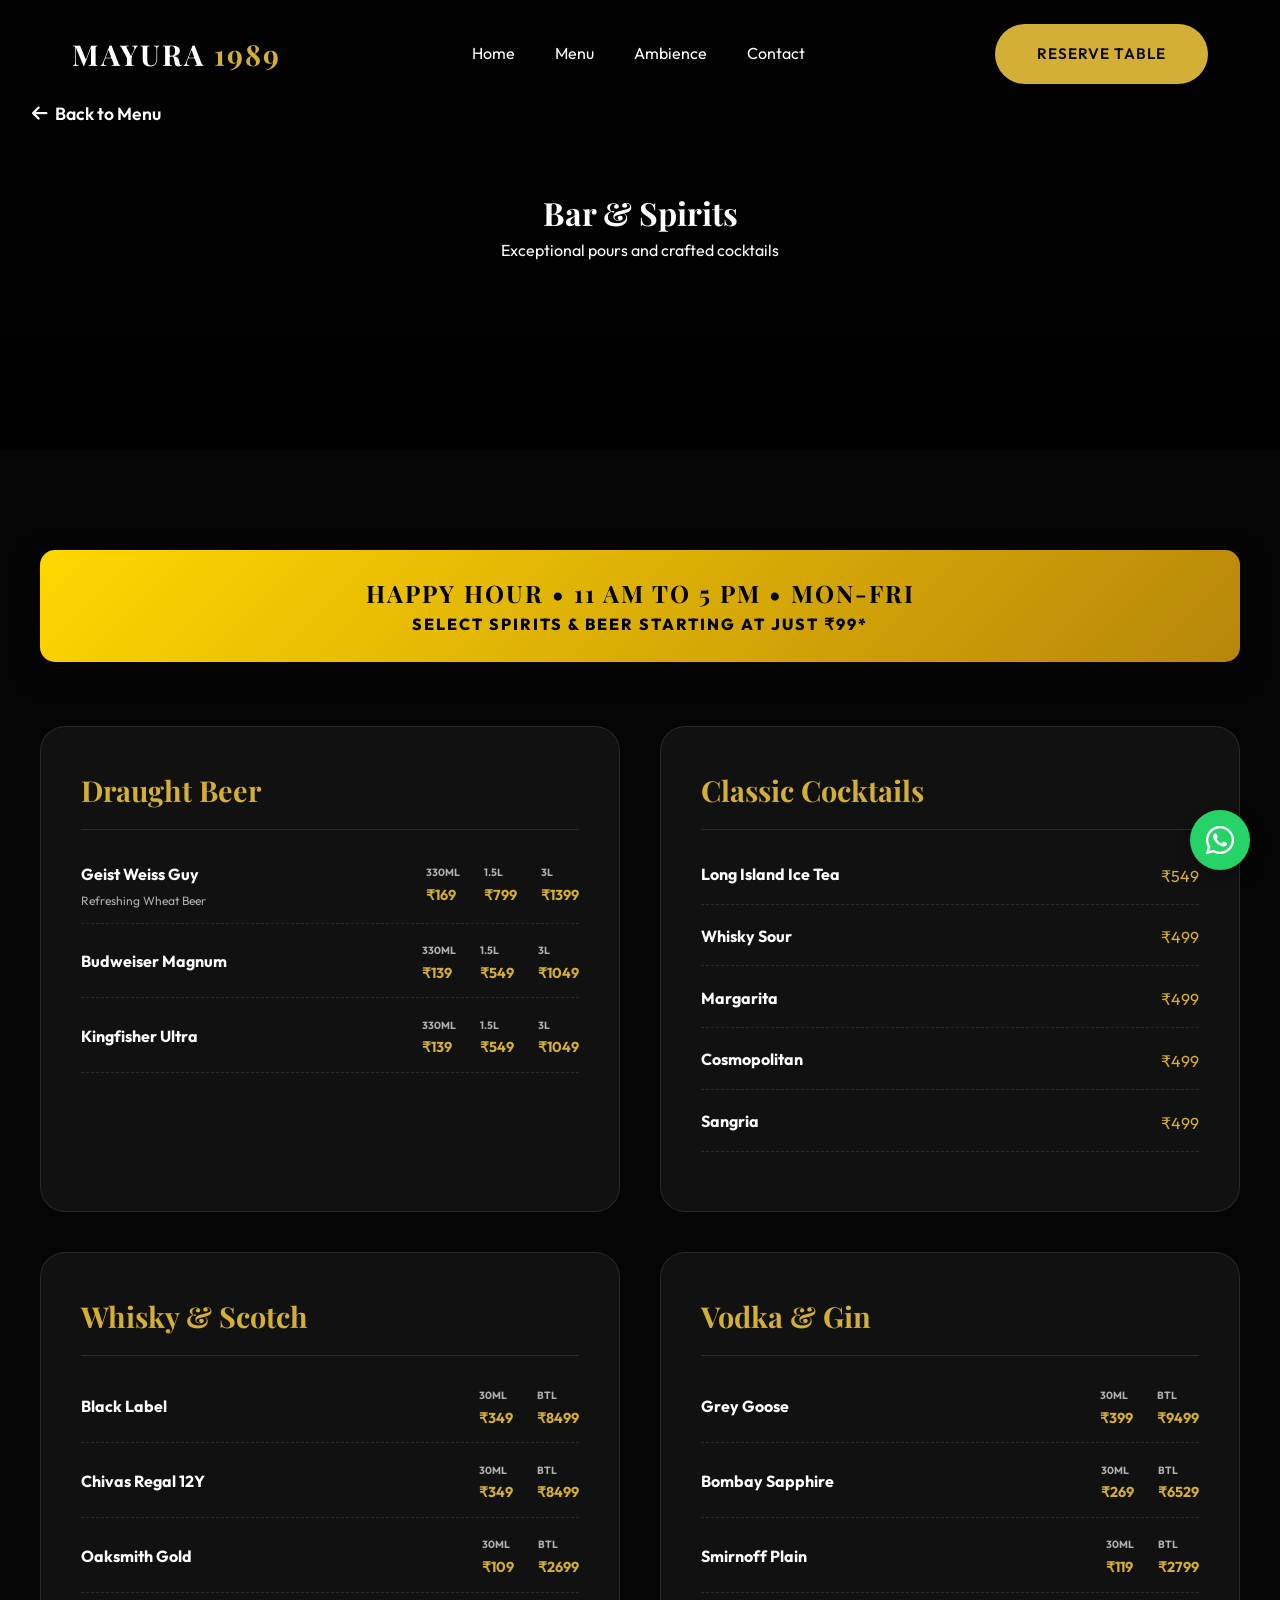
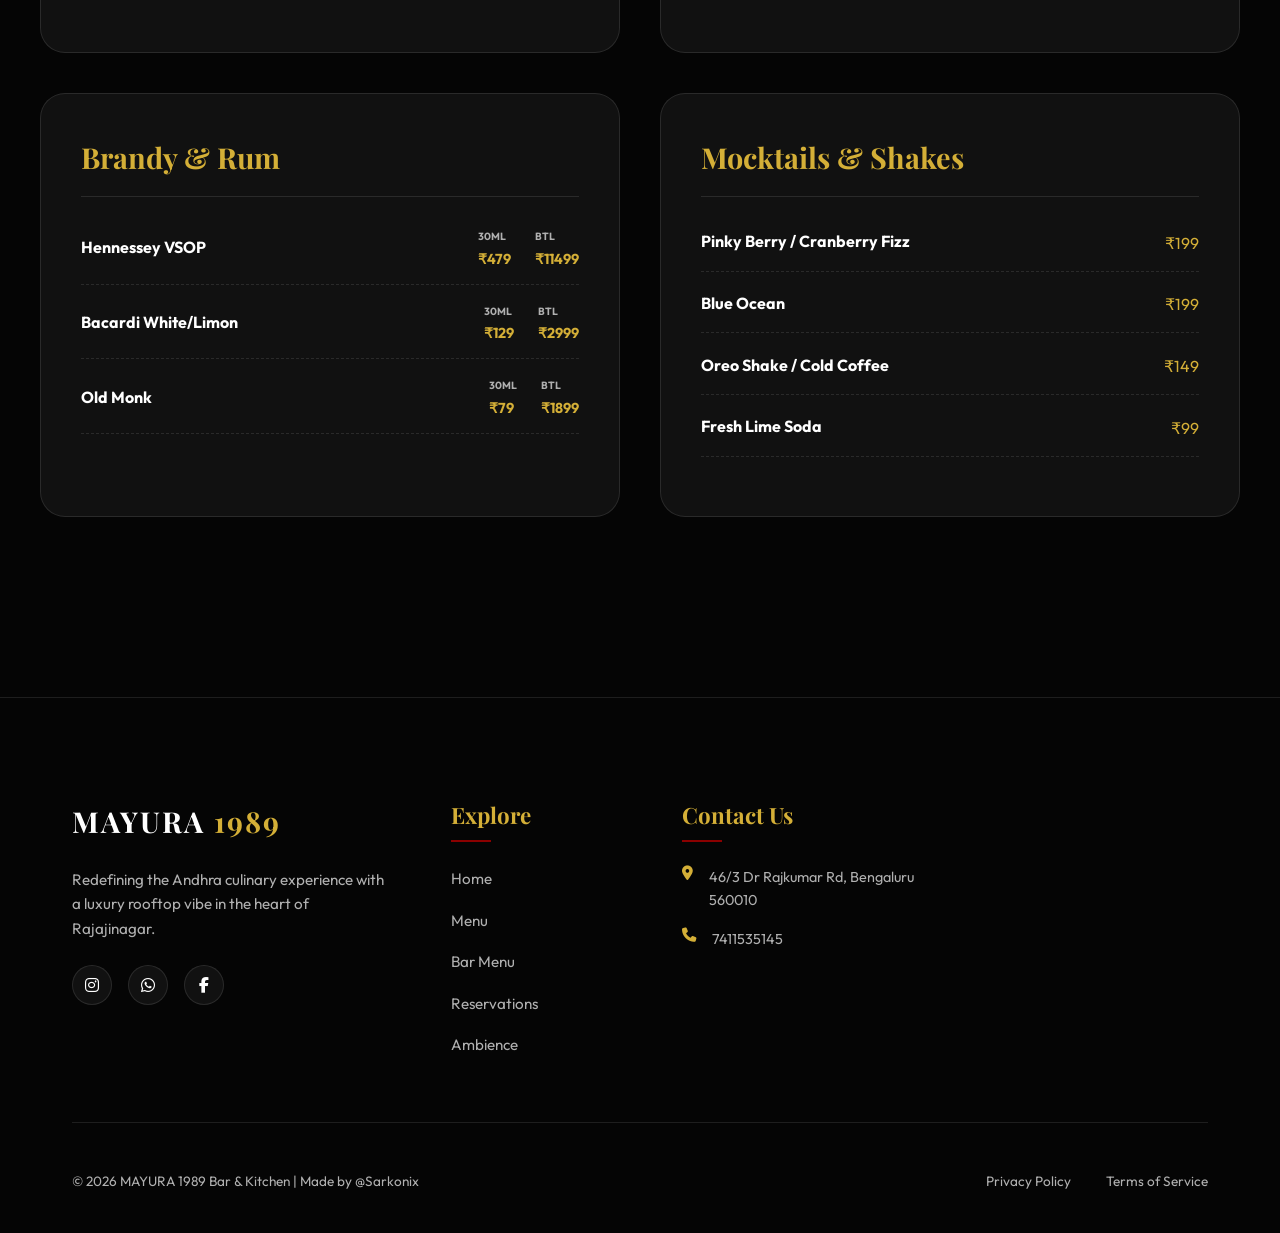
<file: bar.html>
<!DOCTYPE html>
<html lang="en">

<head>
    <meta charset="UTF-8">
    <meta name="viewport" content="width=device-width, initial-scale=1.0">
    <title>Bar & Kitchen | MAYURA 1989</title>
    <link
        href="https://fonts.googleapis.com/css2?family=Outfit:wght@300;400;600;700&family=Playfair+Display:ital,wght@0,400;0,700;1,400&display=swap"
        rel="stylesheet">
    <link rel="stylesheet" href="https://cdnjs.cloudflare.com/ajax/libs/font-awesome/6.4.0/css/all.min.css">
    <link rel="stylesheet" href="style.css">
    <style>
        .bar-hero {
            height: 50vh;
            background: linear-gradient(rgba(0, 0, 0, 0.6), rgba(0, 0, 0, 0.8)), url('https://images.unsplash.com/photo-1514362545857-3bc16c4c7d1b?auto=format&fit=crop&w=1920&q=80') center/cover;
            display: flex;
            align-items: center;
            justify-content: center;
            text-align: center;
        }

        .happy-hour-banner {
            background: linear-gradient(135deg, #FFD700 0%, #B8860B 100%);
            color: #000;
            padding: 1.5rem;
            text-align: center;
            font-weight: 800;
            text-transform: uppercase;
            letter-spacing: 2px;
            box-shadow: 0 10px 30px rgba(0, 0, 0, 0.3);
            margin-bottom: 4rem;
            border-radius: 15px;
        }

        .bar-grid {
            display: grid;
            grid-template-columns: repeat(auto-fit, minmax(400px, 1fr));
            gap: 2.5rem;
            margin-bottom: 5rem;
        }

        .bar-category {
            background: var(--glass-bg);
            border: 1px solid var(--glass-border);
            padding: 2.5rem;
            border-radius: 25px;
            transition: var(--transition);
        }

        .bar-category:hover {
            border-color: var(--primary-gold);
            transform: translateY(-5px);
        }

        .bar-category h3 {
            color: var(--primary-gold);
            margin-bottom: 2rem;
            font-family: 'Playfair Display', serif;
            font-size: 1.8rem;
            border-bottom: 1px solid var(--glass-border);
            padding-bottom: 1rem;
        }

        .drink-item {
            display: flex;
            justify-content: space-between;
            align-items: center;
            margin-bottom: 1.2rem;
            padding-bottom: 0.8rem;
            border-bottom: 1px dashed rgba(255, 255, 255, 0.1);
        }

        .drink-info h4 {
            font-size: 1rem;
            color: var(--text-white);
            margin-bottom: 0.2rem;
        }

        .drink-info p {
            font-size: 0.75rem;
            color: var(--text-gray);
        }

        .price-group {
            display: flex;
            gap: 1.5rem;
            font-size: 0.9rem;
            font-weight: 700;
        }

        .price-tag {
            color: var(--primary-gold);
        }

        .price-label {
            font-size: 0.65rem;
            text-transform: uppercase;
            color: var(--text-gray);
            display: block;
            margin-bottom: 2px;
        }

        .happy-hour-grid {
            display: grid;
            grid-template-columns: repeat(auto-fit, minmax(280px, 1fr));
            gap: 1.5rem;
            margin-top: 2rem;
        }

        .happy-card {
            background: rgba(255, 215, 0, 0.05);
            border: 1px solid rgba(255, 215, 0, 0.2);
            padding: 1.5rem;
            border-radius: 15px;
            text-align: center;
        }

        .happy-card h4 {
            color: var(--primary-gold);
            margin-bottom: 0.5rem;
        }

        .happy-price {
            font-size: 1.5rem;
            font-weight: 800;
            color: var(--text-white);
        }

        @media (max-width: 768px) {
            .bar-grid {
                grid-template-columns: 1fr;
            }

            .price-group {
                gap: 0.8rem;
            }
        }
    </style>
</head>

<body class="bg-dark">

    <nav class="navbar scrolled">
        <div class="nav-container">
            <a href="index.html" class="logo">MAYURA <span>1989</span></a>
            <ul class="nav-links">
                <li><a href="index.html">Home</a></li>
                <li><a href="menus.html">Menu</a></li>
                <li><a href="index.html#ambience">Ambience</a></li>
                <li><a href="index.html#contact">Contact</a></li>
            </ul>
            <a href="index.html#reserve" class="btn-primary desktop-only">Reserve Table</a>
        </div>
    </nav>

    <header class="bar-hero" style="position: relative;">
        <a href="menus.html" class="back-home"><i class="fas fa-arrow-left"></i> Back to Menu</a>
        <div class="container">
            <h1 class="fade-up">Bar & Spirits</h1>
            <p class="fade-up delay-1">Exceptional pours and crafted cocktails</p>
        </div>
    </header>

    <section class="section-padding container">

        <!-- Happy Hour Special -->
        <div class="happy-hour-banner reveal">
            <h2>Happy Hour • 11 AM to 5 PM • Mon-Fri</h2>
            <p>Select Spirits & Beer starting at just ₹99*</p>
        </div>

        <div class="bar-grid">
            <!-- Draught Beer -->
            <div class="bar-category reveal">
                <h3>Draught Beer</h3>
                <div class="drink-item">
                    <div class="drink-info">
                        <h4>Geist Weiss Guy</h4>
                        <p>Refreshing Wheat Beer</p>
                    </div>
                    <div class="price-group">
                        <div><span class="price-label">330ml</span><span class="price-tag">₹169</span></div>
                        <div><span class="price-label">1.5L</span><span class="price-tag">₹799</span></div>
                        <div><span class="price-label">3L</span><span class="price-tag">₹1399</span></div>
                    </div>
                </div>
                <div class="drink-item">
                    <div class="drink-info">
                        <h4>Budweiser Magnum</h4>
                    </div>
                    <div class="price-group">
                        <div><span class="price-label">330ml</span><span class="price-tag">₹139</span></div>
                        <div><span class="price-label">1.5L</span><span class="price-tag">₹549</span></div>
                        <div><span class="price-label">3L</span><span class="price-tag">₹1049</span></div>
                    </div>
                </div>
                <div class="drink-item">
                    <div class="drink-info">
                        <h4>Kingfisher Ultra</h4>
                    </div>
                    <div class="price-group">
                        <div><span class="price-label">330ml</span><span class="price-tag">₹139</span></div>
                        <div><span class="price-label">1.5L</span><span class="price-tag">₹549</span></div>
                        <div><span class="price-label">3L</span><span class="price-tag">₹1049</span></div>
                    </div>
                </div>
            </div>

            <!-- Cocktails -->
            <div class="bar-category reveal delay-1">
                <h3>Classic Cocktails</h3>
                <div class="drink-item">
                    <div class="drink-info">
                        <h4>Long Island Ice Tea</h4>
                    </div>
                    <span class="price-tag">₹549</span>
                </div>
                <div class="drink-item">
                    <div class="drink-info">
                        <h4>Whisky Sour</h4>
                    </div>
                    <span class="price-tag">₹499</span>
                </div>
                <div class="drink-item">
                    <div class="drink-info">
                        <h4>Margarita</h4>
                    </div>
                    <span class="price-tag">₹499</span>
                </div>
                <div class="drink-item">
                    <div class="drink-info">
                        <h4>Cosmopolitan</h4>
                    </div>
                    <span class="price-tag">₹499</span>
                </div>
                <div class="drink-item">
                    <div class="drink-info">
                        <h4>Sangria</h4>
                    </div>
                    <span class="price-tag">₹499</span>
                </div>
            </div>

            <!-- Single Malts & Whisky -->
            <div class="bar-category reveal">
                <h3>Whisky & Scotch</h3>
                <div class="drink-item">
                    <div class="drink-info">
                        <h4>Black Label</h4>
                    </div>
                    <div class="price-group">
                        <div><span class="price-label">30ml</span><span class="price-tag">₹349</span></div>
                        <div><span class="price-label">Btl</span><span class="price-tag">₹8499</span></div>
                    </div>
                </div>
                <div class="drink-item">
                    <div class="drink-info">
                        <h4>Chivas Regal 12Y</h4>
                    </div>
                    <div class="price-group">
                        <div><span class="price-label">30ml</span><span class="price-tag">₹349</span></div>
                        <div><span class="price-label">Btl</span><span class="price-tag">₹8499</span></div>
                    </div>
                </div>
                <div class="drink-item">
                    <div class="drink-info">
                        <h4>Oaksmith Gold</h4>
                    </div>
                    <div class="price-group">
                        <div><span class="price-label">30ml</span><span class="price-tag">₹109</span></div>
                        <div><span class="price-label">Btl</span><span class="price-tag">₹2699</span></div>
                    </div>
                </div>
            </div>

            <!-- Vodka & Gin -->
            <div class="bar-category reveal delay-1">
                <h3>Vodka & Gin</h3>
                <div class="drink-item">
                    <div class="drink-info">
                        <h4>Grey Goose</h4>
                    </div>
                    <div class="price-group">
                        <div><span class="price-label">30ml</span><span class="price-tag">₹399</span></div>
                        <div><span class="price-label">Btl</span><span class="price-tag">₹9499</span></div>
                    </div>
                </div>
                <div class="drink-item">
                    <div class="drink-info">
                        <h4>Bombay Sapphire</h4>
                    </div>
                    <div class="price-group">
                        <div><span class="price-label">30ml</span><span class="price-tag">₹269</span></div>
                        <div><span class="price-label">Btl</span><span class="price-tag">₹6529</span></div>
                    </div>
                </div>
                <div class="drink-item">
                    <div class="drink-info">
                        <h4>Smirnoff Plain</h4>
                    </div>
                    <div class="price-group">
                        <div><span class="price-label">30ml</span><span class="price-tag">₹119</span></div>
                        <div><span class="price-label">Btl</span><span class="price-tag">₹2799</span></div>
                    </div>
                </div>
            </div>

            <!-- Brandy & Rum -->
            <div class="bar-category reveal">
                <h3>Brandy & Rum</h3>
                <div class="drink-item">
                    <div class="drink-info">
                        <h4>Hennessey VSOP</h4>
                    </div>
                    <div class="price-group">
                        <div><span class="price-label">30ml</span><span class="price-tag">₹479</span></div>
                        <div><span class="price-label">Btl</span><span class="price-tag">₹11499</span></div>
                    </div>
                </div>
                <div class="drink-item">
                    <div class="drink-info">
                        <h4>Bacardi White/Limon</h4>
                    </div>
                    <div class="price-group">
                        <div><span class="price-label">30ml</span><span class="price-tag">₹129</span></div>
                        <div><span class="price-label">Btl</span><span class="price-tag">₹2999</span></div>
                    </div>
                </div>
                <div class="drink-item">
                    <div class="drink-info">
                        <h4>Old Monk</h4>
                    </div>
                    <div class="price-group">
                        <div><span class="price-label">30ml</span><span class="price-tag">₹79</span></div>
                        <div><span class="price-label">Btl</span><span class="price-tag">₹1899</span></div>
                    </div>
                </div>
            </div>

            <!-- Mocktails & More -->
            <div class="bar-category reveal delay-1">
                <h3>Mocktails & Shakes</h3>
                <div class="drink-item">
                    <div class="drink-info">
                        <h4>Pinky Berry / Cranberry Fizz</h4>
                    </div>
                    <span class="price-tag">₹199</span>
                </div>
                <div class="drink-item">
                    <div class="drink-info">
                        <h4>Blue Ocean</h4>
                    </div>
                    <span class="price-tag">₹199</span>
                </div>
                <div class="drink-item">
                    <div class="drink-info">
                        <h4>Oreo Shake / Cold Coffee</h4>
                    </div>
                    <span class="price-tag">₹149</span>
                </div>
                <div class="drink-item">
                    <div class="drink-info">
                        <h4>Fresh Lime Soda</h4>
                    </div>
                    <span class="price-tag">₹99</span>
                </div>
            </div>
        </div>
    </section>

    <!-- Footer -->
    <footer id="contact" class="footer footer-premium section-padding">
        <div class="container">
            <div class="footer-grid-premium">
                <div class="footer-col reveal">
                    <h2 class="logo">MAYURA <span>1989</span></h2>
                    <p class="footer-desc">Redefining the Andhra culinary experience with a luxury rooftop vibe in the
                        heart of Rajajinagar.</p>
                    <div class="social-links-premium">
                        <a href="https://www.instagram.com/mayura_1989/" class="social-icon" target="_blank"><i
                                class="fab fa-instagram"></i></a>
                        <a href="https://wa.me/917411535145" class="social-icon" target="_blank"><i
                                class="fab fa-whatsapp"></i></a>
                        <a href="https://www.facebook.com/Mayura1989/" class="social-icon" target="_blank"><i
                                class="fab fa-facebook-f"></i></a>
                    </div>
                </div>

                <div class="footer-col reveal delay-1">
                    <h3>Explore</h3>
                    <ul class="footer-links">
                        <li><a href="index.html">Home</a></li>
                        <li><a href="menus.html">Menu</a></li>
                        <li><a href="bar.html">Bar Menu</a></li>
                        <li><a href="index.html#reserve">Reservations</a></li>
                        <li><a href="index.html#ambience">Ambience</a></li>
                    </ul>
                </div>

                <div class="footer-col reveal delay-2">
                    <h3>Contact Us</h3>
                    <div class="contact-details">
                        <p><i class="fas fa-map-marker-alt"></i> 46/3 Dr Rajkumar Rd, Bengaluru 560010</p>
                        <p><i class="fas fa-phone"></i> 7411535145</p>
                    </div>
                </div>
            </div>

            <div class="footer-bottom-premium">
                <div class="divider"></div>
                <div class="footer-bottom-content">
                    <p>&copy; 2026 MAYURA 1989 Bar & Kitchen | Made by @Sarkonix</p>
                    <div class="footer-legal">
                        <a href="privacy.html">Privacy Policy</a>
                        <a href="terms.html">Terms of Service</a>
                    </div>
                </div>
            </div>
        </div>
    </footer>

    <div class="floating-container">
        <a href="https://wa.me/917411535145" class="float-btn float-whatsapp" target="_blank">
            <i class="fab fa-whatsapp"></i>
        </a>
    </div>

    <script src="script.js"></script>
</body>

</html>
</file>
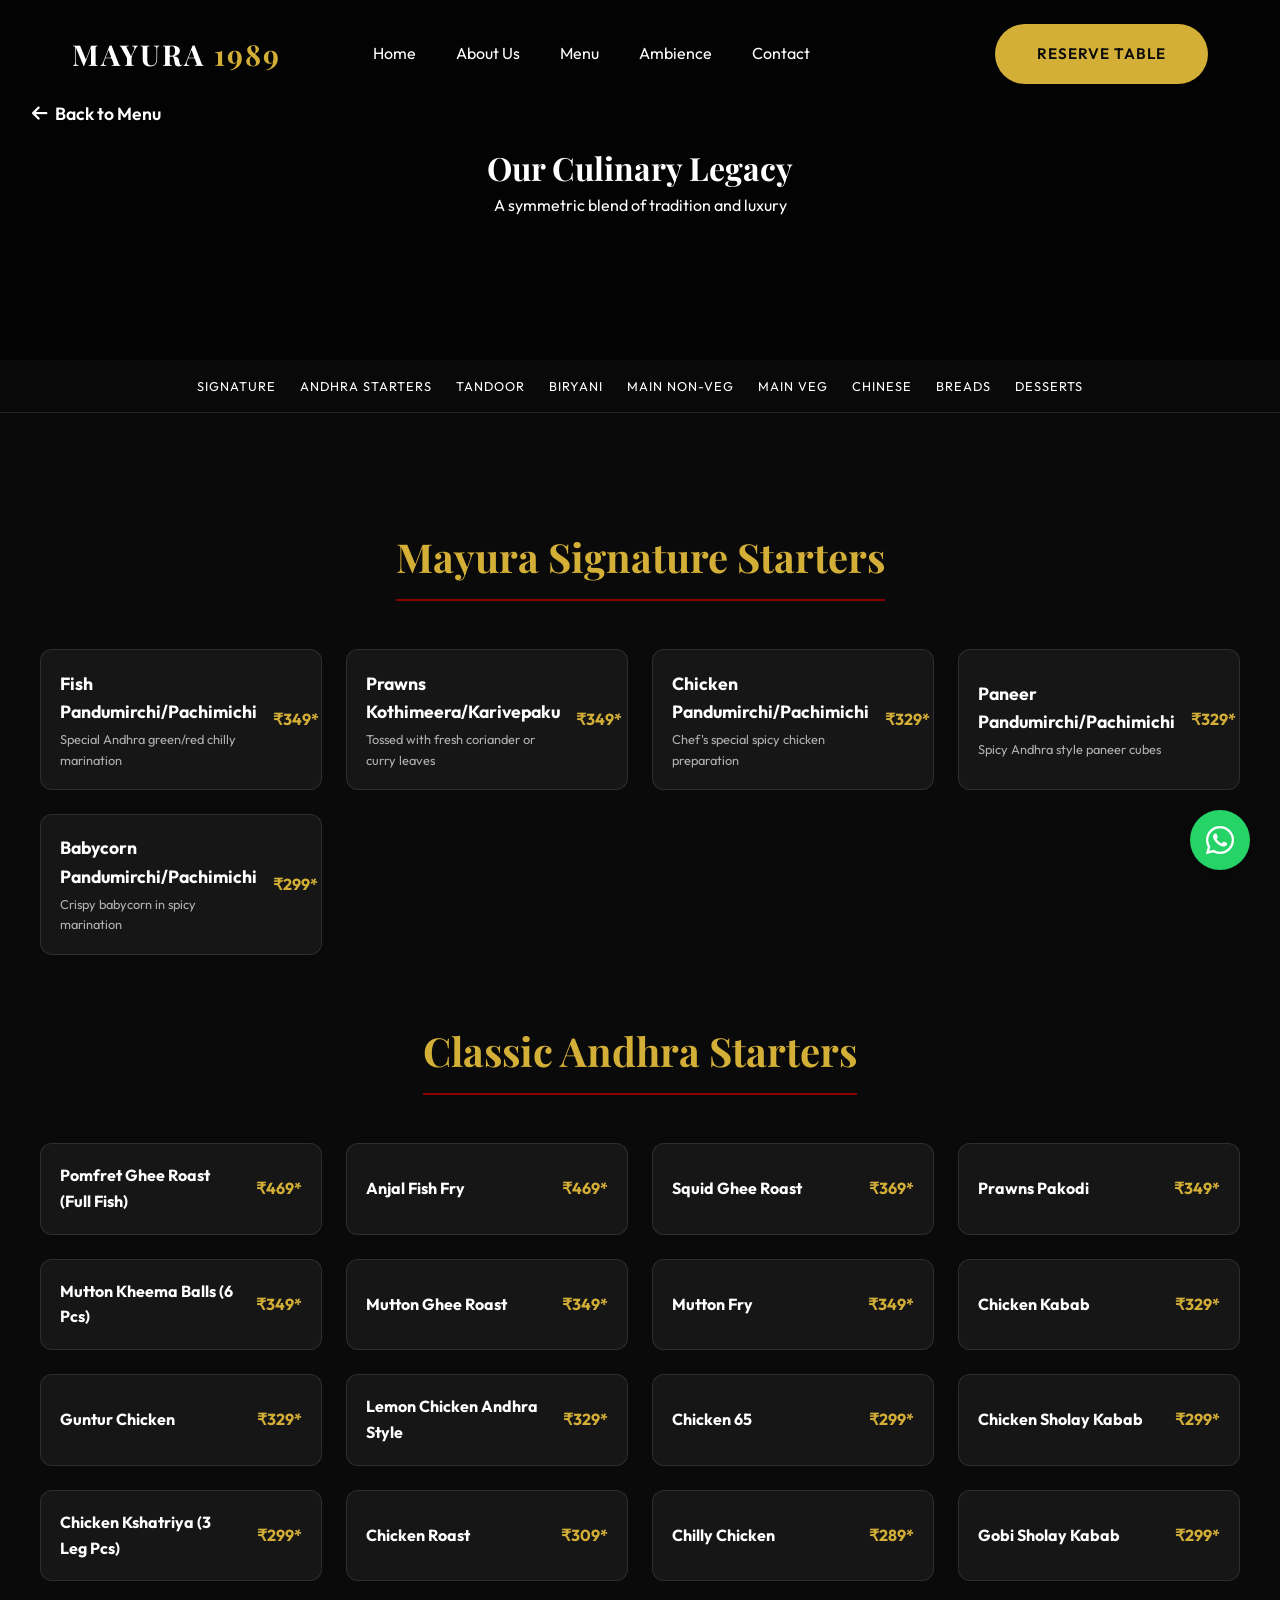
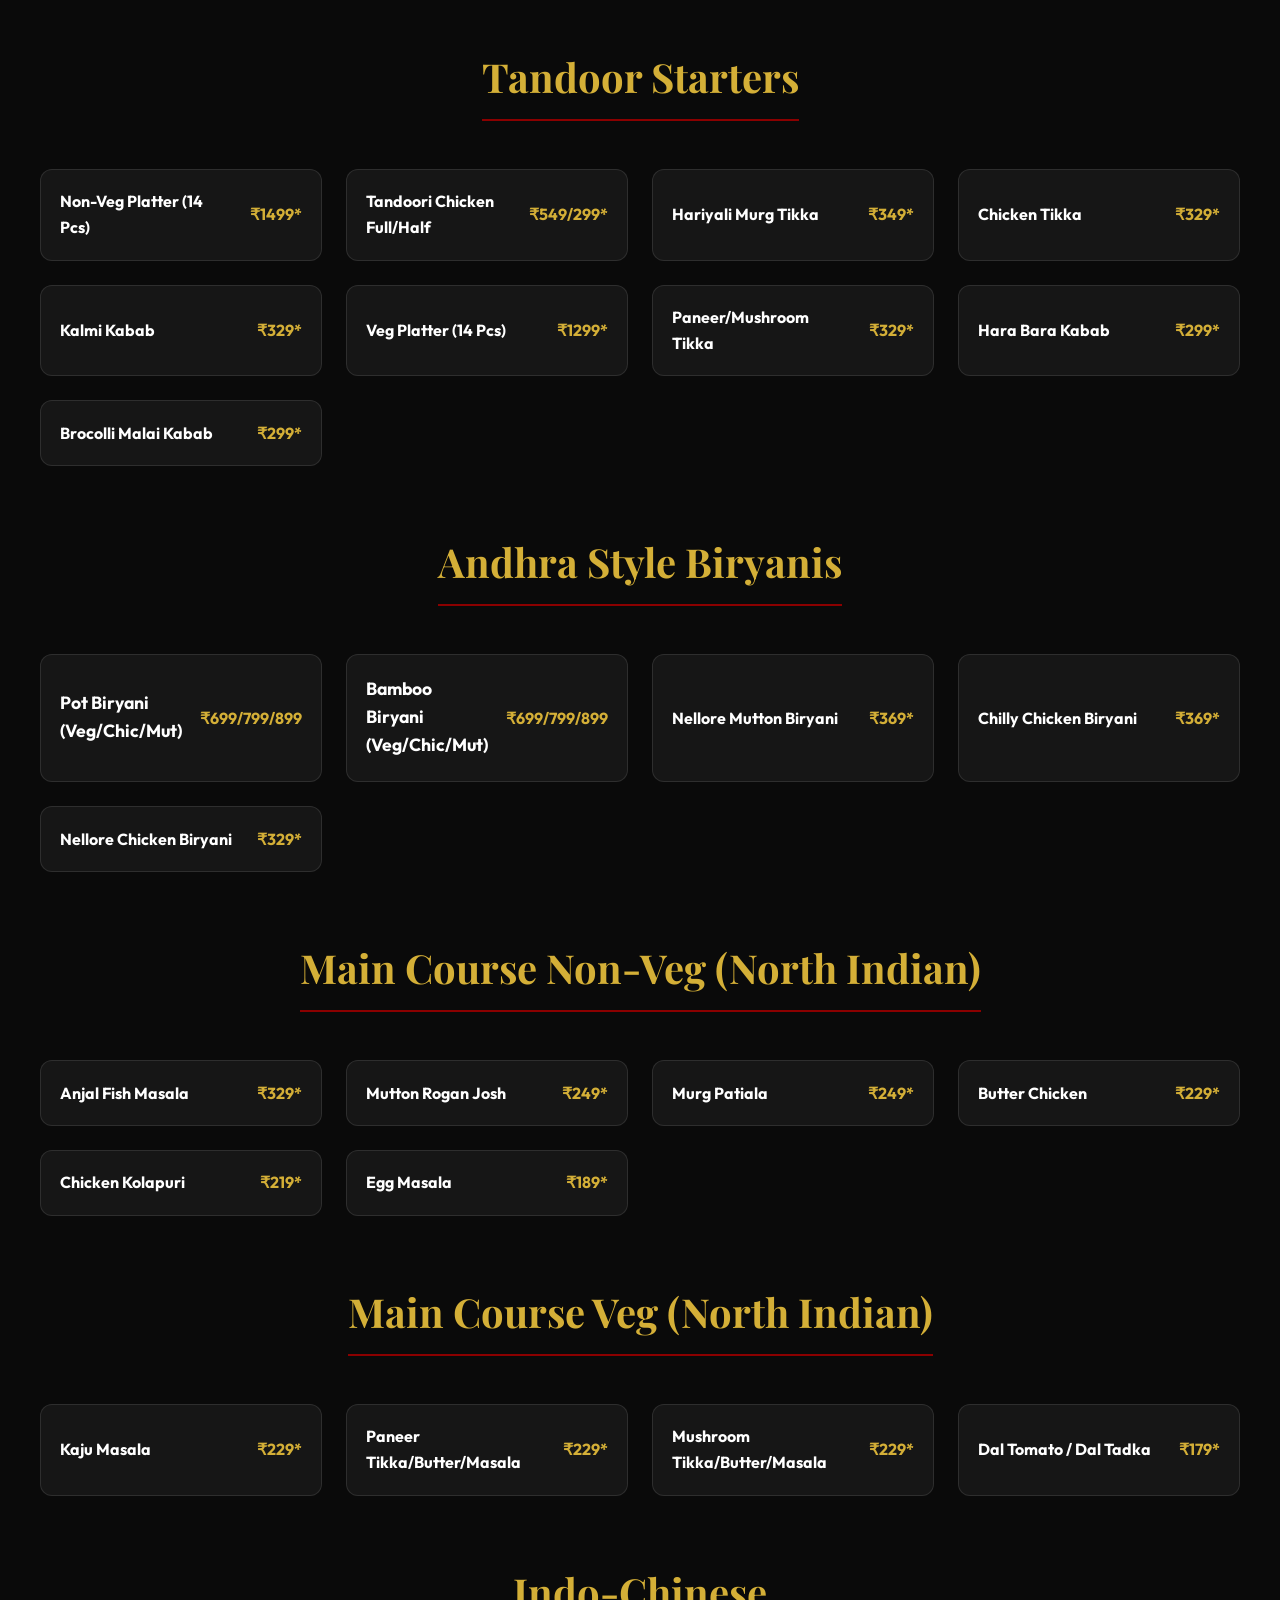
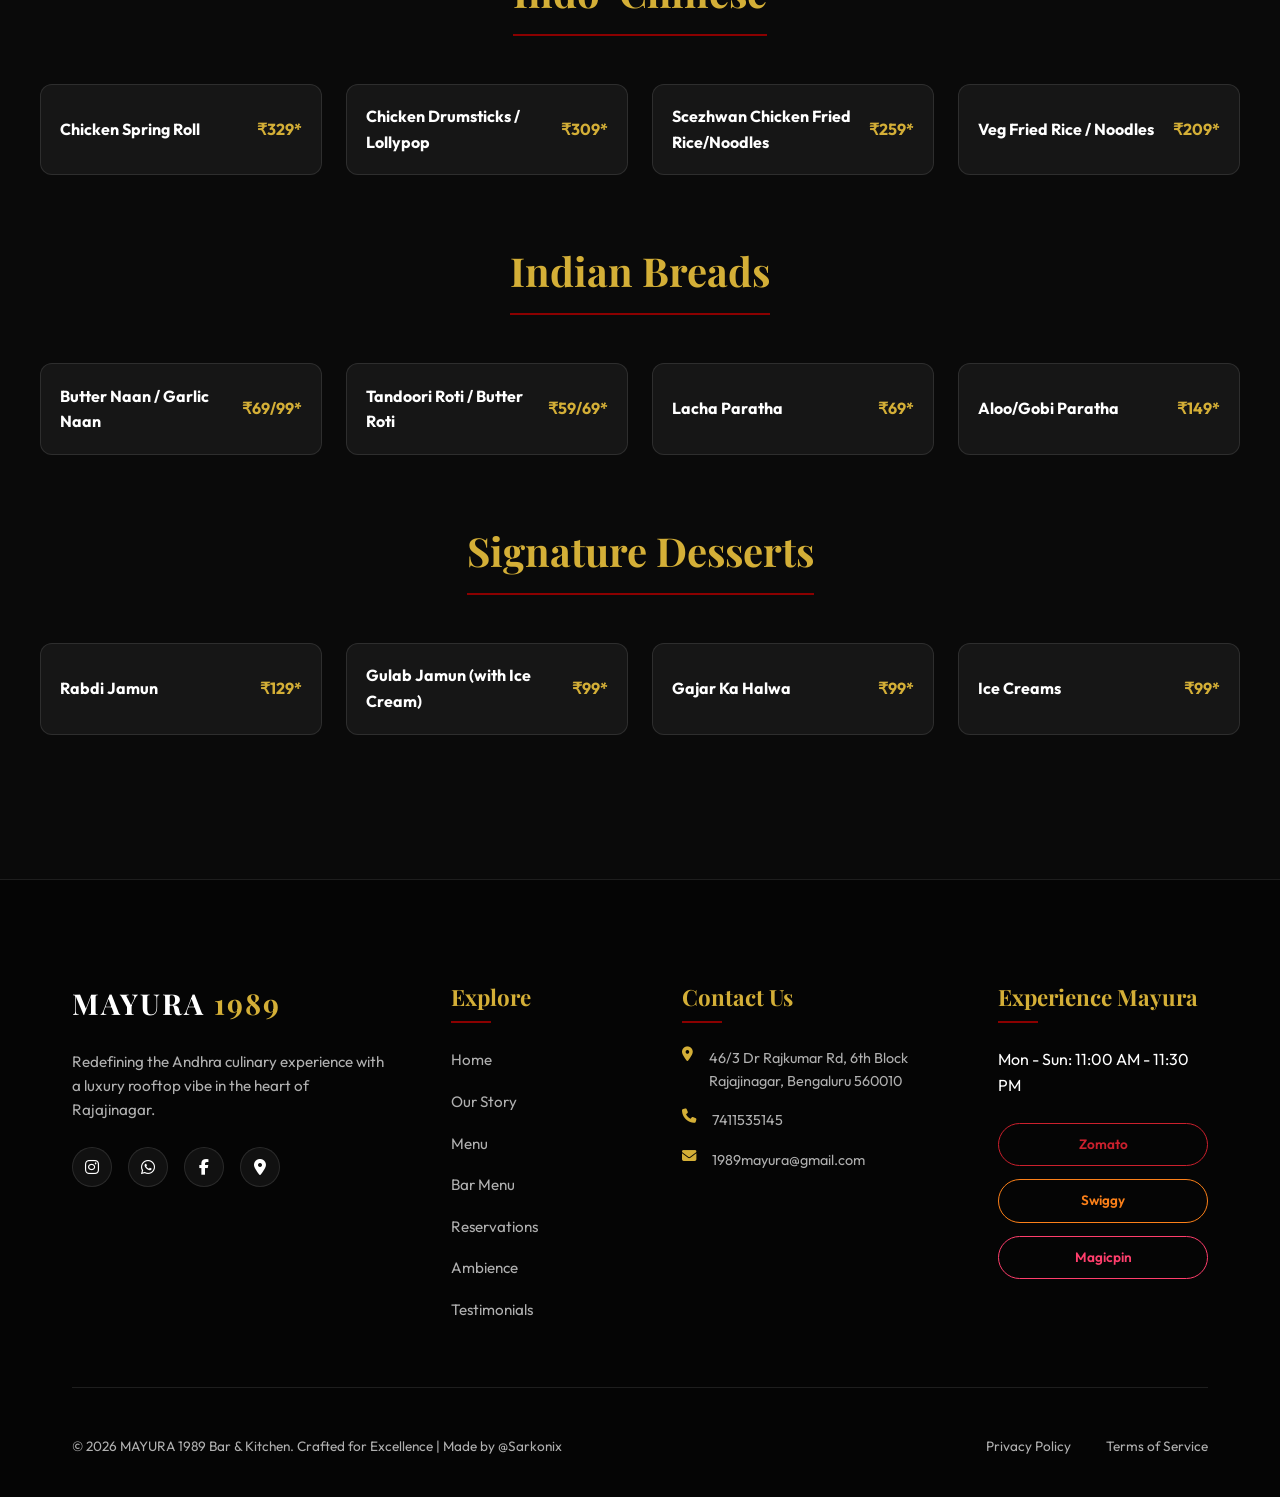
<file: menu.html>
<!DOCTYPE html>
<html lang="en">

<head>
    <meta charset="UTF-8">
    <meta name="viewport" content="width=device-width, initial-scale=1.0">
    <title>Menu | MAYURA 1989 Bar & Kitchen</title>
    <link
        href="https://fonts.googleapis.com/css2?family=Outfit:wght@300;400;600;700&family=Playfair+Display:ital,wght@0,400;0,700;1,400&display=swap"
        rel="stylesheet">
    <link rel="stylesheet" href="https://cdnjs.cloudflare.com/ajax/libs/font-awesome/6.4.0/css/all.min.css">
    <link rel="stylesheet" href="style.css">
    <style>
        .menu-hero {
            height: 40vh;
            background: linear-gradient(rgba(0, 0, 0, 0.7), rgba(0, 0, 0, 0.7)), url('https://images.unsplash.com/photo-1514362545857-3bc16c4c7d1b?auto=format&fit=crop&w=1920&q=80') center/cover;
            display: flex;
            align-items: center;
            justify-content: center;
            text-align: center;
        }

        .menu-section {
            padding: 80px 0;
        }

        .menu-category-title {
            text-align: center;
            margin-bottom: 3rem;
            position: relative;
        }

        .menu-category-title h2 {
            font-size: 2.5rem;
            color: var(--primary-gold);
            display: inline-block;
            padding-bottom: 10px;
            border-bottom: 2px solid var(--deep-red);
        }

        .menu-grid {
            display: grid;
            grid-template-columns: repeat(auto-fit, minmax(260px, 1fr));
            gap: 1.5rem;
            margin-bottom: 4rem;
        }

        .menu-item {
            background: var(--glass-bg);
            border: 1px solid var(--glass-border);
            padding: 1.2rem;
            border-radius: 12px;
            display: flex;
            justify-content: space-between;
            align-items: center;
            transition: var(--transition);
        }

        .menu-item:hover {
            border-color: var(--primary-gold);
            transform: scale(1.02);
            background: rgba(212, 175, 55, 0.05);
        }

        .item-details h4 {
            font-size: 1.1rem;
            margin-bottom: 0.2rem;
            color: var(--text-white);
        }

        .item-details p {
            font-size: 0.8rem;
            color: var(--text-gray);
        }

        .item-price {
            font-weight: 700;
            color: var(--primary-gold);
            font-size: 1rem;
            white-space: nowrap;
            margin-left: 1rem;
        }

        .category-nav {
            position: sticky;
            top: 80px;
            background: rgba(10, 10, 10, 0.95);
            backdrop-filter: blur(10px);
            z-index: 100;
            padding: 1rem 0;
            display: flex;
            justify-content: center;
            gap: 1.5rem;
            flex-wrap: wrap;
            border-bottom: 1px solid var(--glass-border);
            margin-bottom: 2rem;
        }

        @media (max-width: 768px) {
            .category-nav {
                gap: 0.8rem;
                padding: 0.5rem;
            }

            .category-link {
                font-size: 0.85rem;
                padding: 5px 10px;
            }
        }

        .category-link {
            color: var(--text-white);
            text-decoration: none;
            font-size: 0.8rem;
            text-transform: uppercase;
            letter-spacing: 1px;
            transition: var(--transition);
        }

        .category-link:hover {
            color: var(--primary-gold);
        }
    </style>
</head>

<body>

    <nav class="navbar scrolled">
        <div class="nav-container">
            <a href="index.html" class="logo">MAYURA <span>1989</span></a>
            <ul class="nav-links">
                <li><a href="index.html">Home</a></li>
                <li><a href="index.html#about">About Us</a></li>
                <li><a href="menus.html">Menu</a></li>
                <li><a href="index.html#ambience">Ambience</a></li>
                <li><a href="index.html#contact">Contact</a></li>
            </ul>
            <div class="mobile-menu-btn">
                <span></span>
                <span></span>
                <span></span>
            </div>
            <a href="index.html#reserve" class="btn-primary desktop-only">Reserve Table</a>
        </div>
    </nav>

    <header class="menu-hero" style="position: relative;">
        <a href="menus.html" class="back-home"><i class="fas fa-arrow-left"></i> Back to Menu</a>
        <div class="container">
            <h1 class="fade-up">Our Culinary Legacy</h1>
            <p class="fade-up delay-1">A symmetric blend of tradition and luxury</p>
        </div>
    </header>

    <div class="category-nav">
        <a href="#signature" class="category-link">Signature</a>
        <a href="#andhra-starters" class="category-link">Andhra Starters</a>
        <a href="#tandoor" class="category-link">Tandoor</a>
        <a href="#biryani" class="category-link">Biryani</a>
        <a href="#main-nonveg" class="category-link">Main Non-Veg</a>
        <a href="#main-veg" class="category-link">Main Veg</a>
        <a href="#chinese" class="category-link">Chinese</a>
        <a href="#breads" class="category-link">Breads</a>
        <a href="#desserts" class="category-link">Desserts</a>
    </div>

    <section class="menu-section container">

        <!-- Mayura Signature Starters -->
        <div id="signature" class="menu-category">
            <div class="menu-category-title reveal">
                <h2>Mayura Signature Starters</h2>
            </div>
            <div class="menu-grid">
                <div class="menu-item reveal">
                    <div class="item-details">
                        <h4>Fish Pandumirchi/Pachimichi</h4>
                        <p>Special Andhra green/red chilly marination</p>
                    </div>
                    <span class="item-price">₹349*</span>
                </div>
                <div class="menu-item reveal delay-1">
                    <div class="item-details">
                        <h4>Prawns Kothimeera/Karivepaku</h4>
                        <p>Tossed with fresh coriander or curry leaves</p>
                    </div>
                    <span class="item-price">₹349*</span>
                </div>
                <div class="menu-item reveal delay-2">
                    <div class="item-details">
                        <h4>Chicken Pandumirchi/Pachimichi</h4>
                        <p>Chef's special spicy chicken preparation</p>
                    </div>
                    <span class="item-price">₹329*</span>
                </div>
                <div class="menu-item reveal delay-3">
                    <div class="item-details">
                        <h4>Paneer Pandumirchi/Pachimichi</h4>
                        <p>Spicy Andhra style paneer cubes</p>
                    </div>
                    <span class="item-price">₹329*</span>
                </div>
                <div class="menu-item reveal delay-4">
                    <div class="item-details">
                        <h4>Babycorn Pandumirchi/Pachimichi</h4>
                        <p>Crispy babycorn in spicy marination</p>
                    </div>
                    <span class="item-price">₹299*</span>
                </div>
            </div>
        </div>

        <!-- Andhra Starters -->
        <div id="andhra-starters" class="menu-category">
            <div class="menu-category-title reveal">
                <h2>Classic Andhra Starters</h2>
            </div>
            <div class="menu-grid">
                <div class="menu-item">
                    <h4>Pomfret Ghee Roast (Full Fish)</h4><span class="item-price">₹469*</span>
                </div>
                <div class="menu-item">
                    <h4>Anjal Fish Fry</h4><span class="item-price">₹469*</span>
                </div>
                <div class="menu-item">
                    <h4>Squid Ghee Roast</h4><span class="item-price">₹369*</span>
                </div>
                <div class="menu-item">
                    <h4>Prawns Pakodi</h4><span class="item-price">₹349*</span>
                </div>
                <div class="menu-item">
                    <h4>Mutton Kheema Balls (6 Pcs)</h4><span class="item-price">₹349*</span>
                </div>
                <div class="menu-item">
                    <h4>Mutton Ghee Roast</h4><span class="item-price">₹349*</span>
                </div>
                <div class="menu-item">
                    <h4>Mutton Fry</h4><span class="item-price">₹349*</span>
                </div>
                <div class="menu-item">
                    <h4>Chicken Kabab</h4><span class="item-price">₹329*</span>
                </div>
                <div class="menu-item">
                    <h4>Guntur Chicken</h4><span class="item-price">₹329*</span>
                </div>
                <div class="menu-item">
                    <h4>Lemon Chicken Andhra Style</h4><span class="item-price">₹329*</span>
                </div>
                <div class="menu-item">
                    <h4>Chicken 65</h4><span class="item-price">₹299*</span>
                </div>
                <div class="menu-item">
                    <h4>Chicken Sholay Kabab</h4><span class="item-price">₹299*</span>
                </div>
                <div class="menu-item">
                    <h4>Chicken Kshatriya (3 Leg Pcs)</h4><span class="item-price">₹299*</span>
                </div>
                <div class="menu-item">
                    <h4>Chicken Roast</h4><span class="item-price">₹309*</span>
                </div>
                <div class="menu-item">
                    <h4>Chilly Chicken</h4><span class="item-price">₹289*</span>
                </div>
                <div class="menu-item">
                    <h4>Gobi Sholay Kabab</h4><span class="item-price">₹299*</span>
                </div>
            </div>
        </div>

        <!-- Tandoor Starters -->
        <div id="tandoor" class="menu-category">
            <div class="menu-category-title reveal">
                <h2>Tandoor Starters</h2>
            </div>
            <div class="menu-grid">
                <div class="menu-item">
                    <h4>Non-Veg Platter (14 Pcs)</h4><span class="item-price">₹1499*</span>
                </div>
                <div class="menu-item">
                    <h4>Tandoori Chicken Full/Half</h4><span class="item-price">₹549/299*</span>
                </div>
                <div class="menu-item">
                    <h4>Hariyali Murg Tikka</h4><span class="item-price">₹349*</span>
                </div>
                <div class="menu-item">
                    <h4>Chicken Tikka</h4><span class="item-price">₹329*</span>
                </div>
                <div class="menu-item">
                    <h4>Kalmi Kabab</h4><span class="item-price">₹329*</span>
                </div>
                <div class="menu-item">
                    <h4>Veg Platter (14 Pcs)</h4><span class="item-price">₹1299*</span>
                </div>
                <div class="menu-item">
                    <h4>Paneer/Mushroom Tikka</h4><span class="item-price">₹329*</span>
                </div>
                <div class="menu-item">
                    <h4>Hara Bara Kabab</h4><span class="item-price">₹299*</span>
                </div>
                <div class="menu-item">
                    <h4>Brocolli Malai Kabab</h4><span class="item-price">₹299*</span>
                </div>
            </div>
        </div>

        <!-- Biryanis -->
        <div id="biryani" class="menu-category">
            <div class="menu-category-title reveal">
                <h2>Andhra Style Biryanis</h2>
            </div>
            <div class="menu-grid">
                <div class="menu-item">
                    <div class="item-details">
                        <h4>Pot Biryani (Veg/Chic/Mut)</h4>
                    </div>
                    <span class="item-price">₹699/799/899</span>
                </div>
                <div class="menu-item">
                    <div class="item-details">
                        <h4>Bamboo Biryani (Veg/Chic/Mut)</h4>
                    </div>
                    <span class="item-price">₹699/799/899</span>
                </div>
                <div class="menu-item">
                    <h4>Nellore Mutton Biryani</h4><span class="item-price">₹369*</span>
                </div>
                <div class="menu-item">
                    <h4>Chilly Chicken Biryani</h4><span class="item-price">₹369*</span>
                </div>
                <div class="menu-item">
                    <h4>Nellore Chicken Biryani</h4><span class="item-price">₹329*</span>
                </div>
            </div>
        </div>

        <!-- Main Course Non-Veg -->
        <div id="main-nonveg" class="menu-category">
            <div class="menu-category-title reveal">
                <h2>Main Course Non-Veg (North Indian)</h2>
            </div>
            <div class="menu-grid">
                <div class="menu-item">
                    <h4>Anjal Fish Masala</h4><span class="item-price">₹329*</span>
                </div>
                <div class="menu-item">
                    <h4>Mutton Rogan Josh</h4><span class="item-price">₹249*</span>
                </div>
                <div class="menu-item">
                    <h4>Murg Patiala</h4><span class="item-price">₹249*</span>
                </div>
                <div class="menu-item">
                    <h4>Butter Chicken</h4><span class="item-price">₹229*</span>
                </div>
                <div class="menu-item">
                    <h4>Chicken Kolapuri</h4><span class="item-price">₹219*</span>
                </div>
                <div class="menu-item">
                    <h4>Egg Masala</h4><span class="item-price">₹189*</span>
                </div>
            </div>
        </div>

        <!-- Main Course Veg -->
        <div id="main-veg" class="menu-category">
            <div class="menu-category-title reveal">
                <h2>Main Course Veg (North Indian)</h2>
            </div>
            <div class="menu-grid">
                <div class="menu-item">
                    <h4>Kaju Masala</h4><span class="item-price">₹229*</span>
                </div>
                <div class="menu-item">
                    <h4>Paneer Tikka/Butter/Masala</h4><span class="item-price">₹229*</span>
                </div>
                <div class="menu-item">
                    <h4>Mushroom Tikka/Butter/Masala</h4><span class="item-price">₹229*</span>
                </div>
                <div class="menu-item">
                    <h4>Dal Tomato / Dal Tadka</h4><span class="item-price">₹179*</span>
                </div>
            </div>
        </div>

        <!-- Chinese -->
        <div id="chinese" class="menu-category">
            <div class="menu-category-title reveal">
                <h2>Indo-Chinese</h2>
            </div>
            <div class="menu-grid">
                <div class="menu-item">
                    <h4>Chicken Spring Roll</h4><span class="item-price">₹329*</span>
                </div>
                <div class="menu-item">
                    <h4>Chicken Drumsticks / Lollypop</h4><span class="item-price">₹309*</span>
                </div>
                <div class="menu-item">
                    <h4>Scezhwan Chicken Fried Rice/Noodles</h4><span class="item-price">₹259*</span>
                </div>
                <div class="menu-item">
                    <h4>Veg Fried Rice / Noodles</h4><span class="item-price">₹209*</span>
                </div>
            </div>
        </div>

        <!-- Breads -->
        <div id="breads" class="menu-category">
            <div class="menu-category-title reveal">
                <h2>Indian Breads</h2>
            </div>
            <div class="menu-grid">
                <div class="menu-item">
                    <h4>Butter Naan / Garlic Naan</h4><span class="item-price">₹69/99*</span>
                </div>
                <div class="menu-item">
                    <h4>Tandoori Roti / Butter Roti</h4><span class="item-price">₹59/69*</span>
                </div>
                <div class="menu-item">
                    <h4>Lacha Paratha</h4><span class="item-price">₹69*</span>
                </div>
                <div class="menu-item">
                    <h4>Aloo/Gobi Paratha</h4><span class="item-price">₹149*</span>
                </div>
            </div>
        </div>

        <!-- Desserts -->
        <div id="desserts" class="menu-category">
            <div class="menu-category-title reveal">
                <h2>Signature Desserts</h2>
            </div>
            <div class="menu-grid">
                <div class="menu-item">
                    <h4>Rabdi Jamun</h4><span class="item-price">₹129*</span>
                </div>
                <div class="menu-item">
                    <h4>Gulab Jamun (with Ice Cream)</h4><span class="item-price">₹99*</span>
                </div>
                <div class="menu-item">
                    <h4>Gajar Ka Halwa</h4><span class="item-price">₹99*</span>
                </div>
                <div class="menu-item">
                    <h4>Ice Creams</h4><span class="item-price">₹99*</span>
                </div>
            </div>
        </div>

    </section>

    <!-- Footer -->
    <footer id="contact" class="footer footer-premium section-padding">
        <div class="container">
            <div class="footer-grid-premium">
                <div class="footer-col reveal">
                    <h2 class="logo">MAYURA <span>1989</span></h2>
                    <p class="footer-desc">Redefining the Andhra culinary experience with a luxury rooftop vibe in the
                        heart of Rajajinagar.</p>
                    <div class="social-links-premium">
                        <a href="https://www.instagram.com/mayura_1989/" class="social-icon" target="_blank"><i
                                class="fab fa-instagram"></i></a>
                        <a href="https://wa.me/917411535145" class="social-icon" target="_blank"><i
                                class="fab fa-whatsapp"></i></a>
                        <a href="https://www.facebook.com/Mayura1989/" class="social-icon" target="_blank"><i
                                class="fab fa-facebook-f"></i></a>
                        <a href="https://goo.gl/maps/c6cb1c3609355f68" class="social-icon" target="_blank"><i
                                class="fas fa-location-dot"></i></a>
                    </div>
                </div>

                <div class="footer-col reveal delay-1">
                    <h3>Explore</h3>
                    <ul class="footer-links">
                        <li><a href="index.html">Home</a></li>
                        <li><a href="index.html#about">Our Story</a></li>
                        <li><a href="menus.html">Menu</a></li>
                        <li><a href="bar.html">Bar Menu</a></li>
                        <li><a href="index.html#reserve">Reservations</a></li>
                        <li><a href="index.html#ambience">Ambience</a></li>
                        <li><a href="index.html#reviews">Testimonials</a></li>
                    </ul>
                </div>

                <div class="footer-col reveal delay-2">
                    <h3>Contact Us</h3>
                    <div class="contact-details">
                        <p><i class="fas fa-map-marker-alt"></i> 46/3 Dr Rajkumar Rd, 6th Block Rajajinagar, Bengaluru
                            560010</p>
                        <p><i class="fas fa-phone"></i> 7411535145</p>
                        <p><i class="fas fa-envelope"></i> 1989mayura@gmail.com</p>
                    </div>
                </div>

                <div class="footer-col reveal delay-3">
                    <h3>Experience Mayura</h3>
                    <p class="hours">Mon - Sun: 11:00 AM - 11:30 PM</p>
                    <div class="order-grid">
                        <a href="https://www.zomato.com/bangalore/mayura-1989-rajajinagar-bangalore/order"
                            class="order-pill pill-zomato" target="_blank">Zomato</a>
                        <a href="https://www.swiggy.com/search?query=Mayura+1989" class="order-pill pill-swiggy"
                            target="_blank">Swiggy</a>
                        <a href="https://magicpin.in/Bangalore/Rajajinagar/Restaurant/Mayura-1989/store/1594c4a/menu/"
                            class="order-pill pill-magicpin" target="_blank">Magicpin</a>
                    </div>
                </div>
            </div>

            <div class="footer-bottom-premium">
                <div class="divider"></div>
                <div class="footer-bottom-content">
                    <p>&copy; 2026 MAYURA 1989 Bar & Kitchen. Crafted for Excellence | Made by @Sarkonix</p>
                    <div class="footer-legal">
                        <a href="privacy.html">Privacy Policy</a>
                        <a href="terms.html">Terms of Service</a>
                    </div>
                </div>
            </div>
        </div>
    </footer>

    <div class="floating-container">
        <a href="https://wa.me/917411535145" class="float-btn float-whatsapp" target="_blank">
            <i class="fab fa-whatsapp"></i>
        </a>
    </div>

    <script src="script.js"></script>
</body>

</html>
</file>
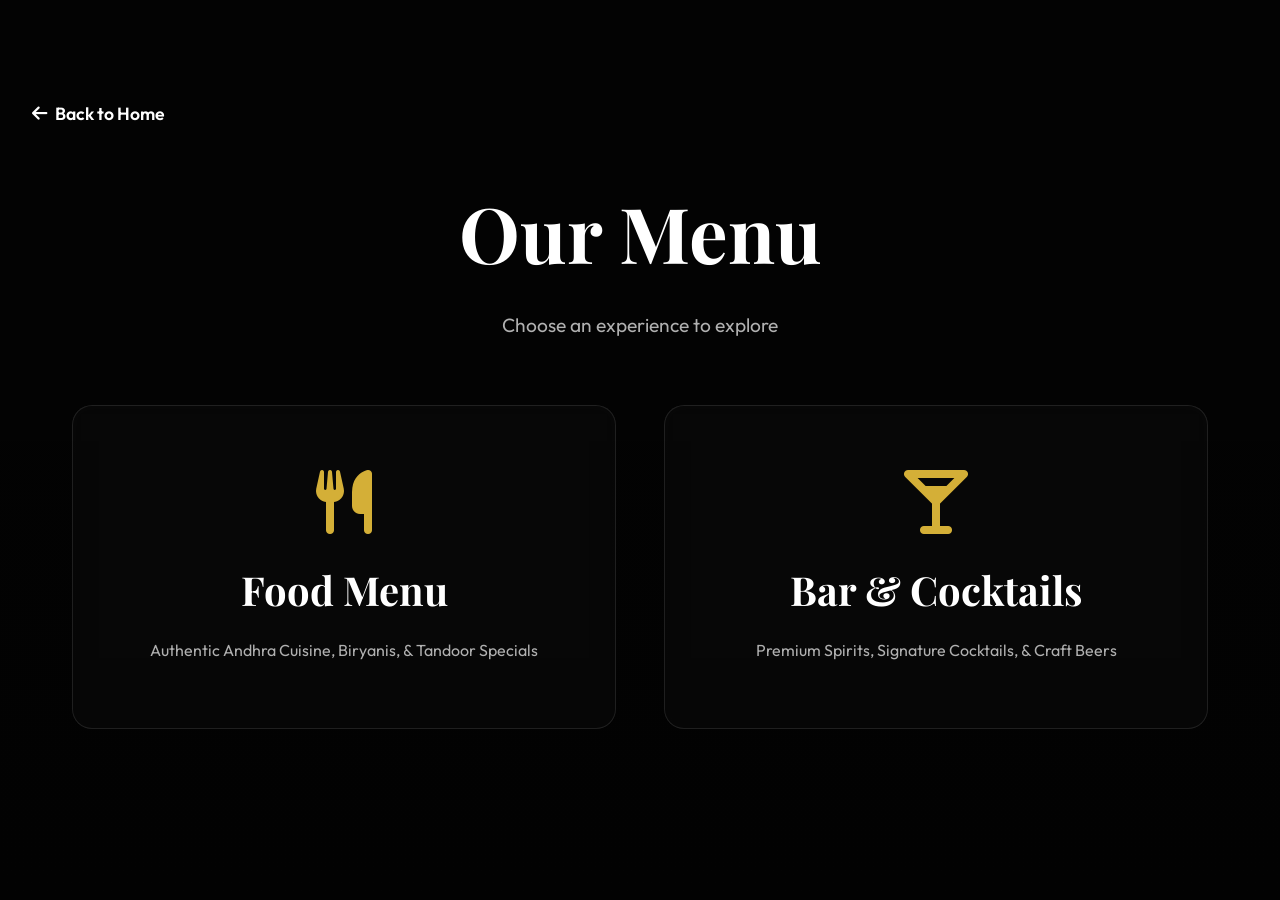
<file: menus.html>
<!DOCTYPE html>
<html lang="en">

<head>
    <meta charset="UTF-8">
    <meta name="viewport" content="width=device-width, initial-scale=1.0">
    <title>Menus | MAYURA 1989 Bar & Kitchen</title>
    <link
        href="https://fonts.googleapis.com/css2?family=Outfit:wght@300;400;600;700&family=Playfair+Display:ital,wght@0,400;0,700;1,400&display=swap"
        rel="stylesheet">
    <link rel="stylesheet" href="https://cdnjs.cloudflare.com/ajax/libs/font-awesome/6.4.0/css/all.min.css">
    <link rel="stylesheet" href="style.css">
    <style>
        .menus-hero {
            height: 100vh;
            background: linear-gradient(rgba(0, 0, 0, 0.7), rgba(0, 0, 0, 0.8)), url('https://images.unsplash.com/photo-1544148103-0773bf10d330?auto=format&fit=crop&w=1920&q=80') center/cover;
            display: flex;
            align-items: center;
            justify-content: center;
            text-align: center;
            position: relative;
        }

        .menus-content {
            z-index: 2;
            width: 100%;
            max-width: 1200px;
            padding: 0 2rem;
        }

        .menus-content h1 {
            font-size: clamp(3rem, 6vw, 5rem);
            margin-bottom: 1rem;
            color: var(--text-white);
        }

        .menus-content p {
            font-size: 1.2rem;
            color: var(--text-gray);
            margin-bottom: 4rem;
        }

        .menu-selection-grid {
            display: grid;
            grid-template-columns: repeat(auto-fit, minmax(260px, 1fr));
            gap: 3rem;
        }

        .menu-choice-card {
            background: rgba(10, 10, 10, 0.6);
            backdrop-filter: blur(10px);
            border: 1px solid var(--glass-border);
            border-radius: 20px;
            padding: 4rem 2rem;
            text-decoration: none;
            color: var(--text-white);
            transition: var(--transition);
            display: flex;
            flex-direction: column;
            align-items: center;
            justify-content: center;
            justify-content: center;
        }

        .menu-choice-card i {
            font-size: 4rem;
            color: var(--primary-gold);
            margin-bottom: 1.5rem;
            transition: var(--transition);
        }

        .menu-choice-card h2 {
            font-size: 2.5rem;
            margin-bottom: 1rem;
        }

        .menu-choice-card p {
            font-size: 1rem;
            margin-bottom: 0;
            color: var(--text-gray);
            transition: var(--transition);
        }

        .menu-choice-card:hover {
            transform: translateY(-10px);
            background: rgba(212, 175, 55, 0.1);
            border-color: var(--primary-gold);
            box-shadow: 0 20px 40px rgba(0, 0, 0, 0.5);
        }

        .menu-choice-card:hover i {
            transform: scale(1.1);
        }

        .menu-choice-card:hover p {
            color: var(--text-white);
        }
    </style>
</head>

<body>
    <section class="menus-hero">
        <a href="index.html" class="back-home"><i class="fas fa-arrow-left"></i> Back to Home</a>
        <div class="menus-content">
            <h1 class="reveal">Our Menu</h1>
            <p class="reveal delay-1">Choose an experience to explore</p>

            <div class="menu-selection-grid">
                <a href="menu.html" class="menu-choice-card reveal delay-2">
                    <i class="fas fa-utensils"></i>
                    <h2>Food Menu</h2>
                    <p>Authentic Andhra Cuisine, Biryanis, & Tandoor Specials</p>
                </a>

                <a href="bar.html" class="menu-choice-card reveal delay-3">
                    <i class="fas fa-glass-martini-alt"></i>
                    <h2>Bar & Cocktails</h2>
                    <p>Premium Spirits, Signature Cocktails, & Craft Beers</p>
                </a>
            </div>
        </div>
    </section>

    <script src="script.js"></script>
</body>

</html>
</file>
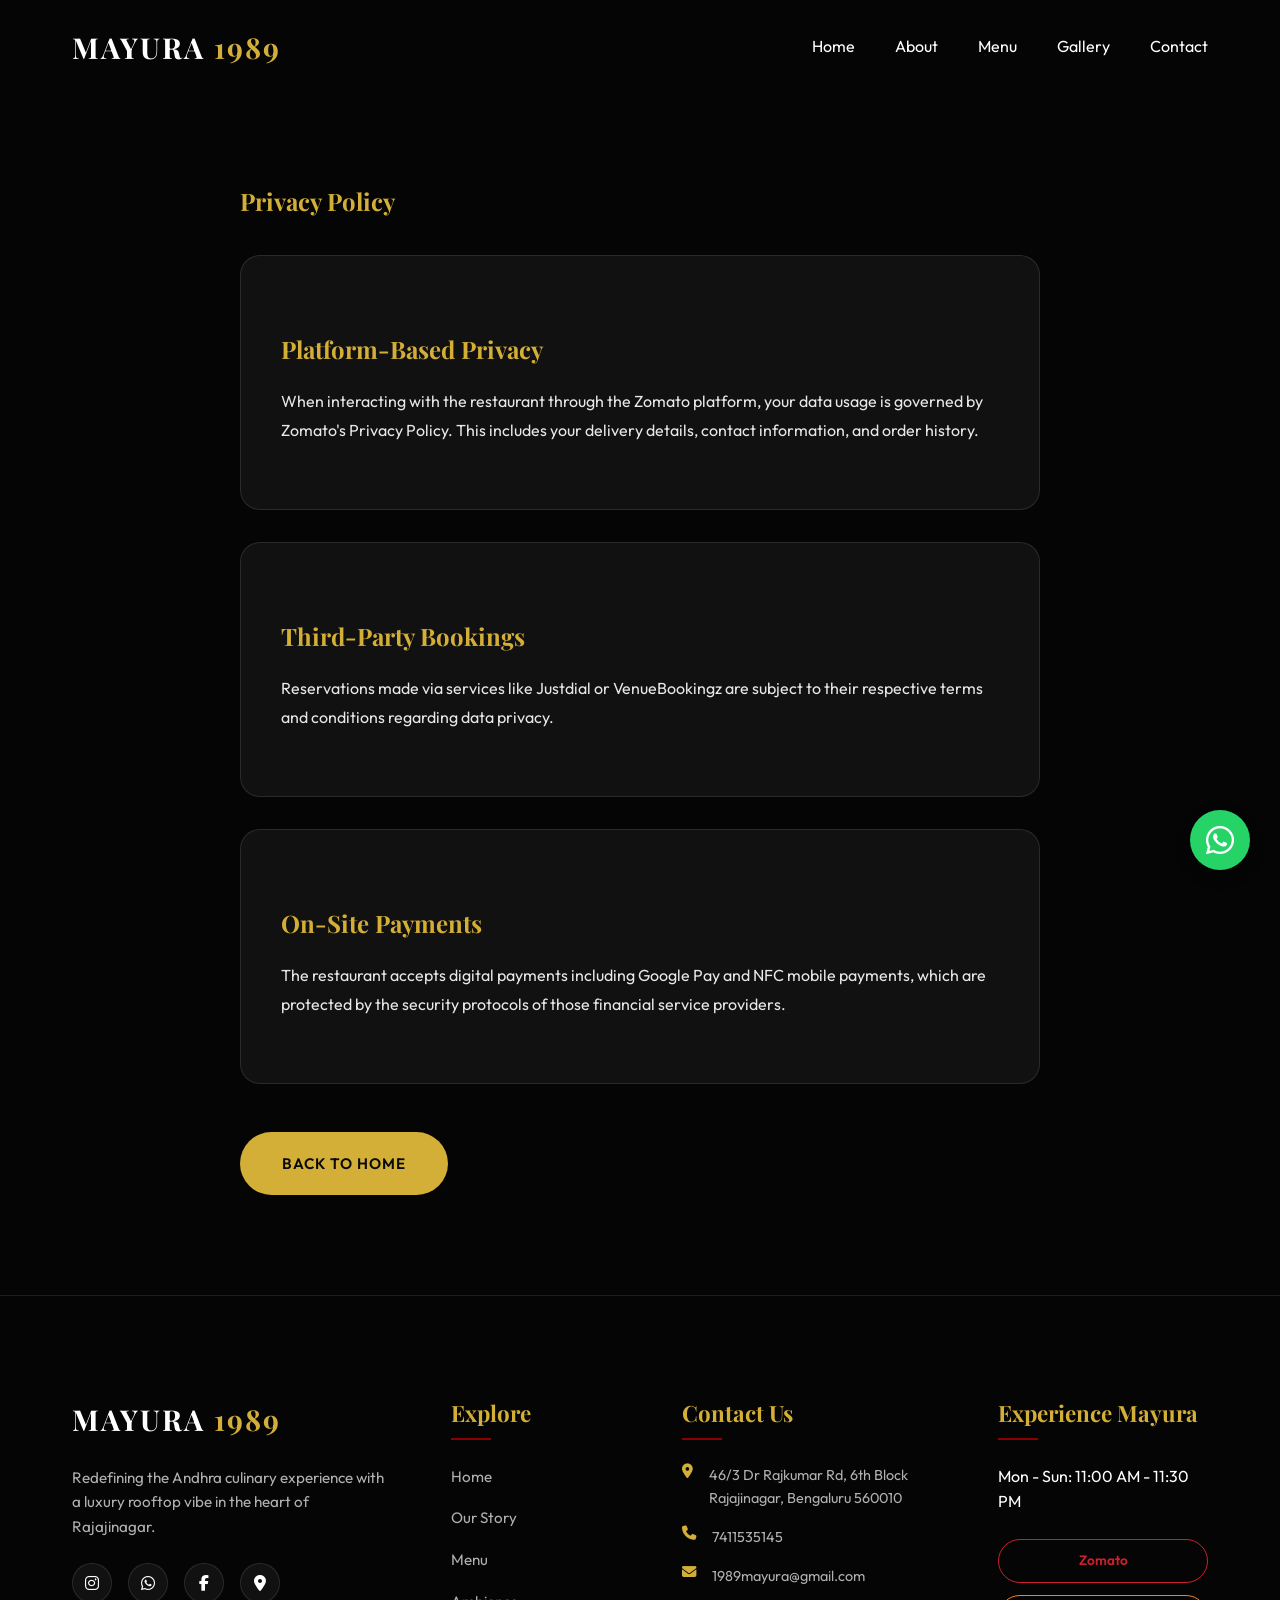
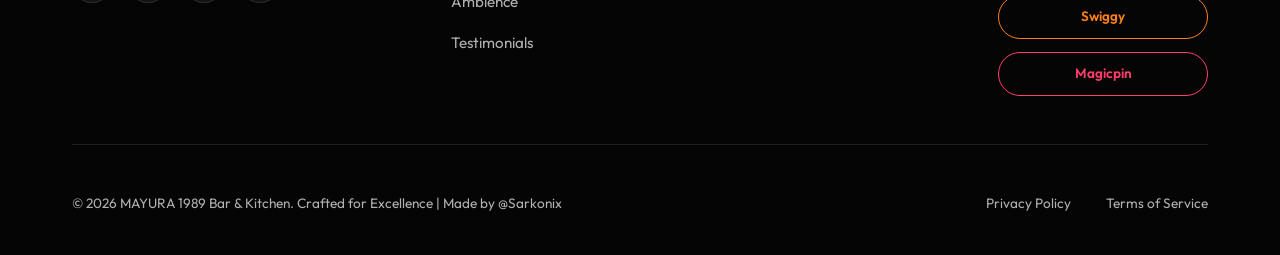
<file: privacy.html>
<!DOCTYPE html>
<html lang="en">

<head>
    <meta charset="UTF-8">
    <meta name="viewport" content="width=device-width, initial-scale=1.0">
    <title>Privacy Policy | MAYURA 1989 Bar & Kitchen</title>
    <meta name="description" content="Privacy Policy for MAYURA 1989 Bar & Kitchen.">
    <!-- Google Fonts -->
    <link
        href="https://fonts.googleapis.com/css2?family=Outfit:wght@300;400;600;700&family=Playfair+Display:ital,wght@0,400;0,700;1,400&display=swap"
        rel="stylesheet">
    <!-- Font Awesome -->
    <link rel="stylesheet" href="https://cdnjs.cloudflare.com/ajax/libs/font-awesome/6.4.0/css/all.min.css">
    <!-- Custom CSS -->
    <link rel="stylesheet" href="style.css">
    <style>
        .privacy-content {
            max-width: 800px;
            margin: 0 auto;
            color: var(--text-white);
            line-height: 1.8;
        }

        .privacy-content h1 {
            color: var(--primary-gold);
            margin-bottom: 2rem;
            font-family: 'Playfair Display', serif;
        }

        .privacy-content h2 {
            color: var(--primary-gold);
            margin-top: 2rem;
            margin-bottom: 1rem;
            font-size: 1.5rem;
        }

        .privacy-content p {
            margin-bottom: 1.5rem;
            opacity: 0.9;
        }

        .privacy-section {
            background: var(--glass-bg);
            border: 1px solid var(--glass-border);
            padding: 2.5rem;
            border-radius: 20px;
            margin-bottom: 2rem;
        }

        @media (max-width: 768px) {
            .privacy-section {
                padding: 1.5rem;
            }
        }
    </style>
</head>

<body class="bg-dark">

    <!-- Navigation -->
    <nav class="navbar scrolled">
        <div class="nav-container">
            <a href="index.html" class="logo">MAYURA <span>1989</span></a>
            <ul class="nav-links">
                <li><a href="index.html">Home</a></li>
                <li><a href="index.html#about">About</a></li>
                <li><a href="menus.html">Menu</a></li>
                <li><a href="index.html#gallery">Gallery</a></li>
                <li><a href="index.html#contact">Contact</a></li>
            </ul>
        </div>
    </nav>

    <!-- Privacy Section -->
    <section class="section-padding" style="margin-top: 80px;">
        <div class="container">
            <div class="privacy-content">
                <h1 class="text-center">Privacy Policy</h1>

                <div class="privacy-section reveal">
                    <h2>Platform-Based Privacy</h2>
                    <p>When interacting with the restaurant through the Zomato platform, your data usage is governed by
                        Zomato's Privacy Policy. This includes your delivery details, contact information, and order
                        history.</p>
                </div>

                <div class="privacy-section reveal">
                    <h2>Third-Party Bookings</h2>
                    <p>Reservations made via services like Justdial or VenueBookingz are subject to their respective
                        terms and conditions regarding data privacy.</p>
                </div>

                <div class="privacy-section reveal">
                    <h2>On-Site Payments</h2>
                    <p>The restaurant accepts digital payments including Google Pay and NFC mobile payments, which are
                        protected by the security protocols of those financial service providers.</p>
                </div>

                <div class="text-center" style="margin-top: 3rem;">
                    <a href="index.html" class="btn-primary">Back to Home</a>
                </div>
            </div>
        </div>
    </section>

    <!-- Footer copied from index.html for consistency -->
    <footer id="contact" class="footer footer-premium section-padding">
        <div class="container">
            <div class="footer-grid-premium">
                <!-- Column 1: Brand -->
                <div class="footer-col reveal">
                    <h2 class="logo">MAYURA <span>1989</span></h2>
                    <p class="footer-desc">Redefining the Andhra culinary experience with a luxury rooftop vibe in the
                        heart of Rajajinagar.</p>
                    <div class="social-links-premium">
                        <a href="https://www.instagram.com/mayura_1989/" class="social-icon" target="_blank"><i
                                class="fab fa-instagram"></i></a>
                        <a href="https://wa.me/917411535145" class="social-icon" target="_blank"><i
                                class="fab fa-whatsapp"></i></a>
                        <a href="https://www.facebook.com/Mayura1989/" class="social-icon" target="_blank"><i
                                class="fab fa-facebook-f"></i></a>
                        <a href="https://goo.gl/maps/c6cb1c3609355f68" class="social-icon" target="_blank"><i
                                class="fas fa-location-dot"></i></a>
                    </div>
                </div>

                <!-- Column 2: Quick Links -->
                <div class="footer-col reveal delay-1">
                    <h3>Explore</h3>
                    <ul class="footer-links">
                        <li><a href="index.html">Home</a></li>
                        <li><a href="index.html#about">Our Story</a></li>
                        <li><a href="menus.html">Menu</a></li>
                        <li><a href="index.html#ambience">Ambience</a></li>
                        <li><a href="index.html#reviews">Testimonials</a></li>
                    </ul>
                </div>

                <!-- Column 3: Contact Info -->
                <div class="footer-col reveal delay-2">
                    <h3>Contact Us</h3>
                    <div class="contact-details">
                        <p><i class="fas fa-map-marker-alt"></i> 46/3 Dr Rajkumar Rd, 6th Block Rajajinagar, Bengaluru
                            560010</p>
                        <p><i class="fas fa-phone"></i> 7411535145</p>
                        <p><i class="fas fa-envelope"></i> 1989mayura@gmail.com</p>
                    </div>
                </div>

                <!-- Column 4: Order & Hours -->
                <div class="footer-col reveal delay-3">
                    <h3>Experience Mayura</h3>
                    <p class="hours">Mon - Sun: 11:00 AM - 11:30 PM</p>
                    <div class="order-grid">
                        <a href="https://www.zomato.com/bangalore/mayura-1989-rajajinagar-bangalore/order"
                            class="order-pill pill-zomato" target="_blank">Zomato</a>
                        <a href="https://www.swiggy.com/search?query=Mayura+1989" class="order-pill pill-swiggy"
                            target="_blank">Swiggy</a>
                        <a href="https://magicpin.in/Bangalore/Rajajinagar/Restaurant/Mayura-1989/store/1594c4a/menu/"
                            class="order-pill pill-magicpin" target="_blank">Magicpin</a>
                    </div>
                </div>
            </div>

            <div class="footer-bottom-premium">
                <div class="divider"></div>
                <div class="footer-bottom-content">
                    <p>&copy; 2026 MAYURA 1989 Bar & Kitchen. Crafted for Excellence | Made by @Sarkonix</p>
                    <div class="footer-legal">
                        <a href="privacy.html">Privacy Policy</a>
                        <a href="terms.html">Terms of Service</a>
                    </div>
                </div>
            </div>
        </div>
    </footer>

    <div class="floating-container">
        <a href="https://wa.me/917411535145" class="float-btn float-whatsapp" target="_blank">
            <i class="fab fa-whatsapp"></i>
        </a>
    </div>

    <script src="script.js"></script>
</body>

</html>
</file>
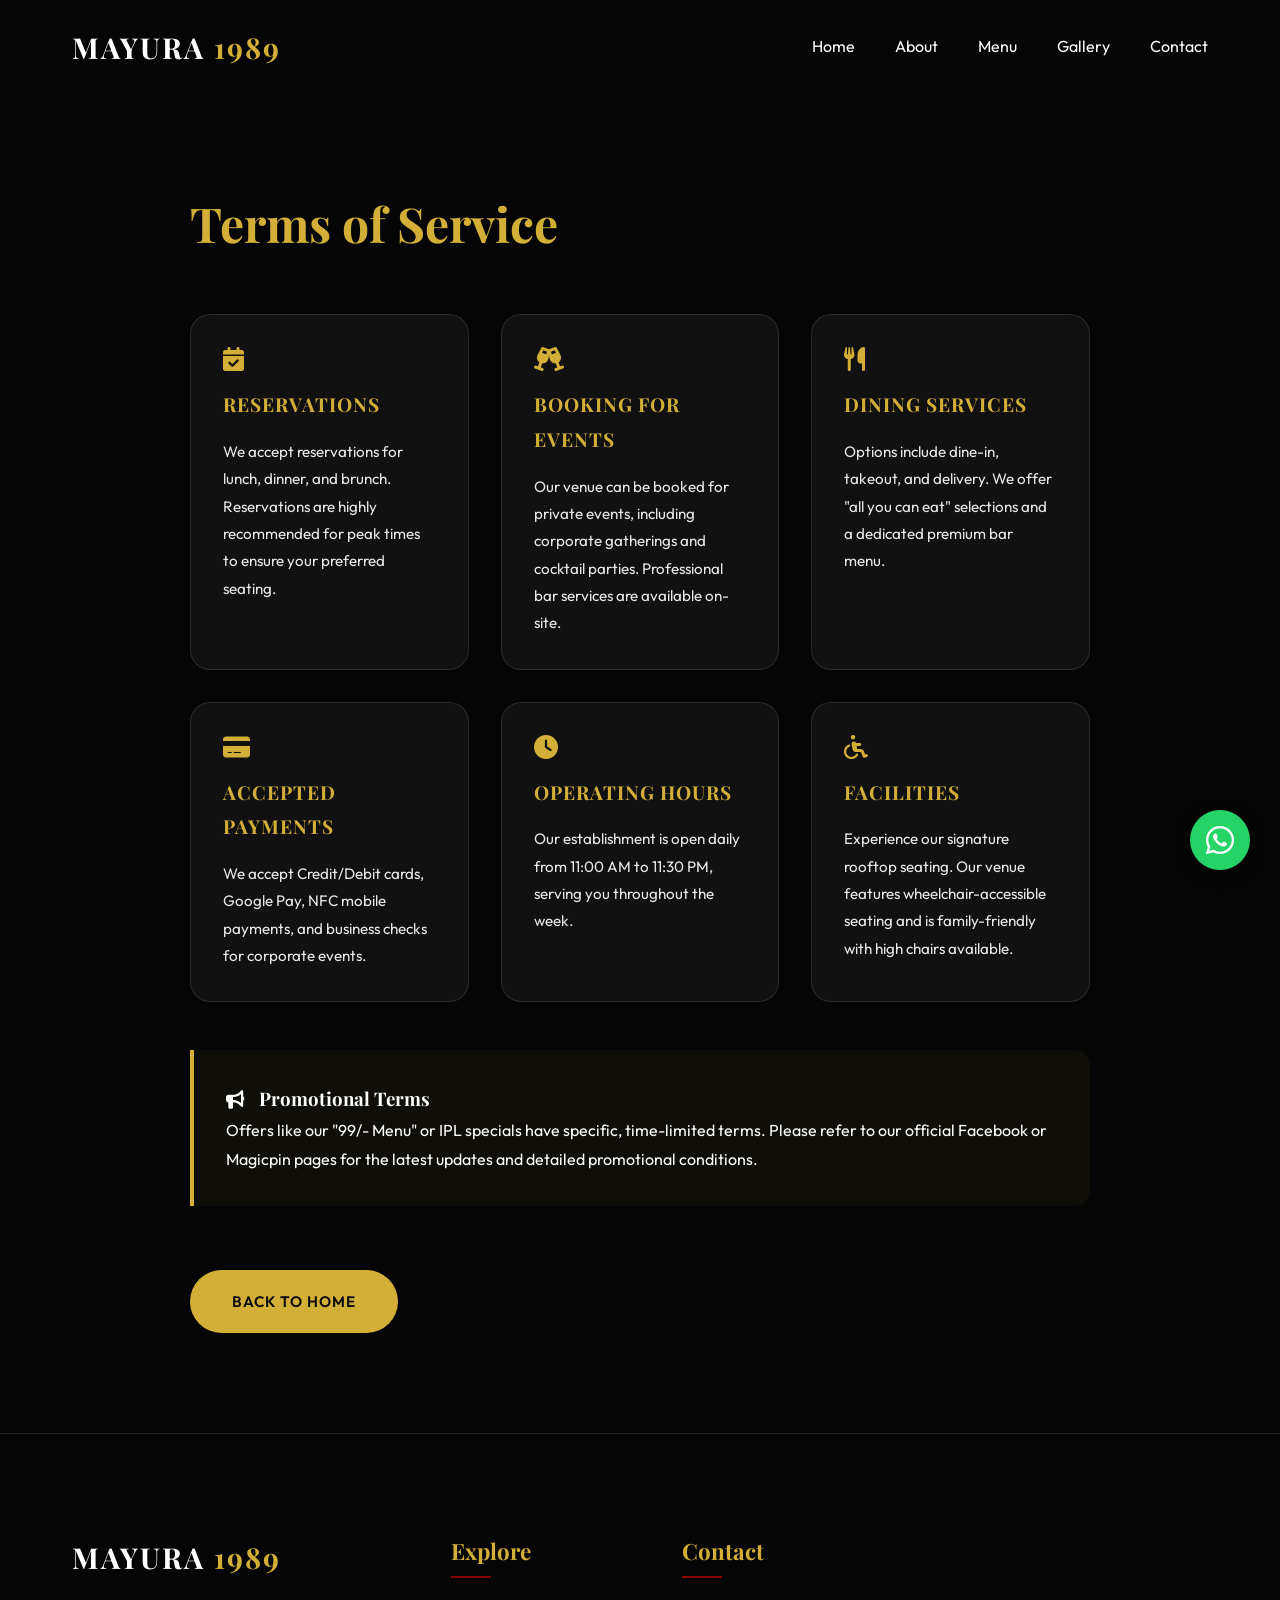
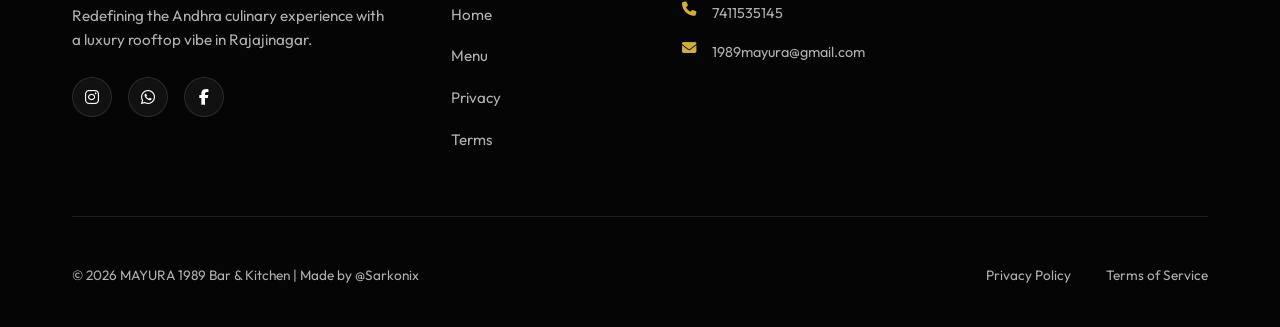
<file: terms.html>
<!DOCTYPE html>
<html lang="en">

<head>
    <meta charset="UTF-8">
    <meta name="viewport" content="width=device-width, initial-scale=1.0">
    <title>Terms of Service | MAYURA 1989 Bar & Kitchen</title>
    <meta name="description" content="Terms of Service for MAYURA 1989 Bar & Kitchen.">
    <!-- Google Fonts -->
    <link
        href="https://fonts.googleapis.com/css2?family=Outfit:wght@300;400;600;700&family=Playfair+Display:ital,wght@0,400;0,700;1,400&display=swap"
        rel="stylesheet">
    <!-- Font Awesome -->
    <link rel="stylesheet" href="https://cdnjs.cloudflare.com/ajax/libs/font-awesome/6.4.0/css/all.min.css">
    <!-- Custom CSS -->
    <link rel="stylesheet" href="style.css">
    <style>
        .terms-content {
            max-width: 900px;
            margin: 0 auto;
            color: var(--text-white);
            line-height: 1.8;
        }

        .terms-content h1 {
            color: var(--primary-gold);
            margin-bottom: 3rem;
            font-family: 'Playfair Display', serif;
            font-size: 3rem;
        }

        .terms-grid {
            display: grid;
            grid-template-columns: repeat(auto-fit, minmax(260px, 1fr));
            gap: 2rem;
            margin-bottom: 3rem;
        }

        .terms-card {
            background: var(--glass-bg);
            border: 1px solid var(--glass-border);
            padding: 2rem;
            border-radius: 20px;
            transition: var(--transition);
        }

        .terms-card:hover {
            border-color: var(--primary-gold);
            transform: translateY(-5px);
        }

        .terms-card i {
            color: var(--primary-gold);
            font-size: 1.5rem;
            margin-bottom: 1rem;
            display: block;
        }

        .terms-card h3 {
            color: var(--primary-gold);
            margin-bottom: 1rem;
            font-size: 1.2rem;
            text-transform: uppercase;
            letter-spacing: 1px;
        }

        .terms-card p {
            font-size: 0.95rem;
            opacity: 0.9;
        }

        .promo-notice {
            background: rgba(212, 175, 55, 0.05);
            border-left: 4px solid var(--primary-gold);
            padding: 2rem;
            border-radius: 0 15px 15px 0;
            margin-top: 3rem;
        }
    </style>
</head>

<body class="bg-dark">

    <!-- Navigation -->
    <nav class="navbar scrolled">
        <div class="nav-container">
            <a href="index.html" class="logo">MAYURA <span>1989</span></a>
            <ul class="nav-links">
                <li><a href="index.html">Home</a></li>
                <li><a href="index.html#about">About</a></li>
                <li><a href="menus.html">Menu</a></li>
                <li><a href="index.html#gallery">Gallery</a></li>
                <li><a href="index.html#contact">Contact</a></li>
            </ul>
        </div>
    </nav>

    <!-- Terms Section -->
    <section class="section-padding" style="margin-top: 80px;">
        <div class="container">
            <div class="terms-content">
                <h1 class="text-center reveal">Terms of Service</h1>

                <div class="terms-grid">
                    <div class="terms-card reveal">
                        <i class="fas fa-calendar-check"></i>
                        <h3>Reservations</h3>
                        <p>We accept reservations for lunch, dinner, and brunch. Reservations are highly recommended for
                            peak times to ensure your preferred seating.</p>
                    </div>

                    <div class="terms-card reveal delay-1">
                        <i class="fas fa-glass-cheers"></i>
                        <h3>Booking for Events</h3>
                        <p>Our venue can be booked for private events, including corporate gatherings and cocktail
                            parties. Professional bar services are available on-site.</p>
                    </div>

                    <div class="terms-card reveal delay-2">
                        <i class="fas fa-utensils"></i>
                        <h3>Dining Services</h3>
                        <p>Options include dine-in, takeout, and delivery. We offer "all you can eat" selections and a
                            dedicated premium bar menu.</p>
                    </div>

                    <div class="terms-card reveal">
                        <i class="fas fa-credit-card"></i>
                        <h3>Accepted Payments</h3>
                        <p>We accept Credit/Debit cards, Google Pay, NFC mobile payments, and business checks for
                            corporate events.</p>
                    </div>

                    <div class="terms-card reveal delay-1">
                        <i class="fas fa-clock"></i>
                        <h3>Operating Hours</h3>
                        <p>Our establishment is open daily from 11:00 AM to 11:30 PM, serving you throughout the week.
                        </p>
                    </div>

                    <div class="terms-card reveal delay-2">
                        <i class="fas fa-wheelchair"></i>
                        <h3>Facilities</h3>
                        <p>Experience our signature rooftop seating. Our venue features wheelchair-accessible seating
                            and is family-friendly with high chairs available.</p>
                    </div>
                </div>

                <div class="promo-notice reveal">
                    <h3><i class="fas fa-bullhorn" style="display: inline; margin-right: 10px;"></i> Promotional Terms
                    </h3>
                    <p>Offers like our "99/- Menu" or IPL specials have specific, time-limited terms. Please refer to
                        our official Facebook or Magicpin pages for the latest updates and detailed promotional
                        conditions.</p>
                </div>

                <div class="text-center" style="margin-top: 4rem;">
                    <a href="index.html" class="btn-primary">Back to Home</a>
                </div>
            </div>
        </div>
    </section>

    <!-- Footer -->
    <footer class="footer footer-premium section-padding">
        <div class="container">
            <div class="footer-grid-premium">
                <div class="footer-col reveal">
                    <h2 class="logo">MAYURA <span>1989</span></h2>
                    <p class="footer-desc">Redefining the Andhra culinary experience with a luxury rooftop vibe in
                        Rajajinagar.</p>
                    <div class="social-links-premium">
                        <a href="https://www.instagram.com/mayura_1989/" class="social-icon" target="_blank"><i
                                class="fab fa-instagram"></i></a>
                        <a href="https://wa.me/917411535145" class="social-icon" target="_blank"><i
                                class="fab fa-whatsapp"></i></a>
                        <a href="https://www.facebook.com/Mayura1989/" class="social-icon" target="_blank"><i
                                class="fab fa-facebook-f"></i></a>
                    </div>
                </div>

                <div class="footer-col reveal delay-1">
                    <h3>Explore</h3>
                    <ul class="footer-links">
                        <li><a href="index.html">Home</a></li>
                        <li><a href="menus.html">Menu</a></li>
                        <li><a href="privacy.html">Privacy</a></li>
                        <li><a href="terms.html">Terms</a></li>
                    </ul>
                </div>

                <div class="footer-col reveal delay-2">
                    <h3>Contact</h3>
                    <div class="contact-details">
                        <p><i class="fas fa-phone"></i> 7411535145</p>
                        <p><i class="fas fa-envelope"></i> 1989mayura@gmail.com</p>
                    </div>
                </div>
            </div>

            <div class="footer-bottom-premium">
                <div class="divider"></div>
                <div class="footer-bottom-content">
                    <p>&copy; 2026 MAYURA 1989 Bar & Kitchen | Made by @Sarkonix</p>
                    <div class="footer-legal">
                        <a href="privacy.html">Privacy Policy</a>
                        <a href="terms.html">Terms of Service</a>
                    </div>
                </div>
            </div>
        </div>
    </footer>

    <div class="floating-container">
        <a href="https://wa.me/917411535145" class="float-btn float-whatsapp" target="_blank">
            <i class="fab fa-whatsapp"></i>
        </a>
    </div>

    <script src="script.js"></script>
</body>

</html>
</file>
<file: style.css>
:root {
    --primary-gold: #d4af37;
    --primary-gold-rgb: 212, 175, 55;
    --deep-red: #8b0000;
    --dark-bg: #0a0a0a;
    --darker-bg: #050505;
    --text-white: #ffffff;
    --text-gray: #b0b0b0;
    --glass-bg: rgba(255, 255, 255, 0.05);
    --glass-border: rgba(255, 255, 255, 0.1);
    --transition: all 0.4s cubic-bezier(0.4, 0, 0.2, 1);
}

* {
    margin: 0;
    padding: 0;
    box-sizing: border-box;
}

html {
    scroll-behavior: smooth;
}

body {
    font-family: 'Outfit', sans-serif;
    background-color: var(--dark-bg);
    color: var(--text-white);
    line-height: 1.6;
    overflow-x: hidden;
    -webkit-font-smoothing: antialiased;
    -moz-osx-font-smoothing: grayscale;
    text-rendering: optimizeSpeed;
}

h1,
h2,
h3,
.logo {
    font-family: 'Playfair Display', serif;
}

.container {
    max-width: 1200px;
    margin: 0 auto;
    padding: 0 2rem;
}

.section-padding {
    padding: 100px 0;
}

@media (max-width: 768px) {
    .section-padding {
        padding: 60px 0;
    }
}

/* Typography Helpers */
.section-subtitle {
    display: block;
    color: var(--primary-gold);
    text-transform: uppercase;
    letter-spacing: 3px;
    font-size: 0.9rem;
    margin-bottom: 1rem;
}

.section-title {
    font-size: 3rem;
    margin-bottom: 2rem;
    position: relative;
}

/* Navbar */
.navbar {
    position: fixed;
    top: 0;
    width: 100%;
    z-index: 1000;
    padding: 1.5rem 0;
    background: transparent;
    transition: var(--transition);
}

.navbar.scrolled {
    background: rgba(10, 10, 10, 0.95);
    backdrop-filter: blur(10px);
    padding: 1rem 0;
    border-bottom: 1px solid var(--glass-border);
}

.nav-container {
    display: flex;
    justify-content: space-between;
    align-items: center;
    max-width: 1200px;
    margin: 0 auto;
    padding: 0 2rem;
}

.logo {
    font-size: 1.8rem;
    font-weight: 700;
    color: var(--text-white);
    text-decoration: none;
    letter-spacing: 2px;
}

.logo span {
    color: var(--primary-gold);
}

.nav-links {
    display: flex;
    list-style: none;
    gap: 2.5rem;
}

.nav-links a {
    color: var(--text-white);
    text-decoration: none;
    font-weight: 400;
    transition: var(--transition);
    position: relative;
    font-size: 1rem;
}

.nav-links a::after {
    content: '';
    position: absolute;
    bottom: -5px;
    left: 0;
    width: 0;
    height: 2px;
    background: var(--primary-gold);
    transition: var(--transition);
}

.nav-links a:hover::after,
.nav-links a.active::after {
    width: 100%;
}

.nav-links a:hover {
    color: var(--primary-gold);
}

/* Hero Section */
.hero {
    height: 100vh;
    height: 100dvh;
    display: flex;
    align-items: center;
    justify-content: center;
    text-align: center;
    position: relative;
    background: url('https://lh3.googleusercontent.com/p/AF1QipNJzFh8eOjA8lFNCTkihFIdqHagkK5ooLRPQUk=s1360-w1360-h1020-rw') center/cover no-repeat;
    overflow: hidden;
}

.hero-overlay {
    position: absolute;
    top: 0;
    left: 0;
    width: 100%;
    height: 100%;
    background: linear-gradient(to bottom, rgba(0, 0, 0, 0.4), rgba(0, 0, 0, 0.8));
}

.hero-content {
    position: relative;
    z-index: 1;
}

.hero h2 {
    font-size: 1.5rem;
    font-style: italic;
    color: var(--primary-gold);
    margin-bottom: 1rem;
}

.hero h1 {
    font-size: clamp(3rem, 8vw, 6rem);
    margin-bottom: 1.5rem;
    letter-spacing: 5px;
    text-shadow: 2px 2px 10px rgba(0, 0, 0, 0.5);
}

.hero p {
    font-size: 1.2rem;
    color: var(--text-gray);
    max-width: 600px;
    margin: 0 auto 3rem;
}

/* Buttons & Links */
.back-home {
    position: absolute;
    top: 100px;
    /* Below navbar */
    left: 2rem;
    color: var(--text-white);
    text-decoration: none;
    font-size: 1.1rem;
    display: flex;
    align-items: center;
    gap: 0.5rem;
    transition: var(--transition);
    z-index: 10;
    font-weight: 600;
}

.back-home:hover {
    color: var(--primary-gold);
    transform: translateX(-5px);
}

.hero-btns {
    display: flex;
    flex-wrap: wrap;
    justify-content: center;
    gap: 1.2rem;
    margin-top: 2rem;
}

.btn-primary,
.btn-secondary,
.btn-outline {
    display: inline-block;
    padding: 1rem 2.5rem;
    text-decoration: none;
    font-weight: 600;
    border-radius: 50px;
    transition: var(--transition);
    cursor: pointer;
    font-size: 0.95rem;
    text-transform: uppercase;
    letter-spacing: 1px;
    text-align: center;
    min-width: 160px;
    border: 2px solid transparent;
}

.btn-primary {
    background: var(--primary-gold);
    color: var(--dark-bg);
}

.btn-primary:hover {
    background: #f0c94f;
    transform: translateY(-3px);
    box-shadow: 0 10px 20px rgba(212, 175, 55, 0.2);
}

.btn-secondary {
    background: var(--deep-red);
    color: var(--text-white);
}

.btn-secondary:hover {
    background: #a30000;
    transform: translateY(-3px);
}

.btn-outline {
    background: transparent;
    color: var(--text-white);
    border: 2px solid var(--text-white);
}

.btn-outline:hover {
    background: var(--text-white);
    color: var(--dark-bg);
}

/* Order Online Dropdown */
.order-dropdown-wrap {
    position: relative;
    display: inline-block;
}

.order-dropdown-btn {
    display: inline-flex;
    align-items: center;
    gap: 0.5rem;
    font-family: 'Outfit', sans-serif;
}

.order-dropdown-btn .fa-chevron-down {
    font-size: 0.75rem;
    transition: transform 0.3s ease;
}

.order-dropdown-wrap:hover .fa-chevron-down,
.order-dropdown-wrap.open .fa-chevron-down {
    transform: rotate(180deg);
}

.order-dropdown-menu {
    position: absolute;
    top: calc(100% + 10px);
    left: 50%;
    transform: translateX(-50%) translateY(-8px);
    background: rgba(10, 10, 10, 0.97);
    backdrop-filter: blur(16px);
    border: 1px solid var(--glass-border);
    border-radius: 16px;
    padding: 0.5rem;
    min-width: 180px;
    display: flex;
    flex-direction: column;
    gap: 0.3rem;
    z-index: 200;
    opacity: 0;
    visibility: hidden;
    transition: all 0.3s cubic-bezier(0.4, 0, 0.2, 1);
    pointer-events: none;
}

.order-dropdown-wrap.open .order-dropdown-menu {
    opacity: 1;
    visibility: visible;
    transform: translateX(-50%) translateY(0);
    pointer-events: all;
}

.order-drop-item {
    display: flex;
    align-items: center;
    gap: 0.7rem;
    padding: 0.75rem 1.2rem;
    border-radius: 10px;
    text-decoration: none;
    color: var(--text-white);
    font-size: 0.9rem;
    font-weight: 600;
    letter-spacing: 0.5px;
    transition: all 0.25s ease;
}

.order-drop-item i {
    width: 18px;
    text-align: center;
}

.order-drop-item.zomato:hover {
    background: #e23744;
    color: #fff;
    transform: scale(1.03);
}

.order-drop-item.swiggy:hover {
    background: #fc8019;
    color: #fff;
    transform: scale(1.03);
}

.order-drop-item.magicpin:hover {
    background: #FF3E6C;
    color: #fff;
    transform: scale(1.03);
}

/* About Section */
.about-grid {
    display: grid;
    grid-template-columns: 1fr 1fr;
    gap: 4rem;
    align-items: center;
}

.about-features {
    display: flex;
    gap: 2rem;
    margin-top: 3rem;
}

.feature-item {
    text-align: center;
}

.feature-item i {
    font-size: 2rem;
    color: var(--primary-gold);
    display: block;
    margin-bottom: 0.5rem;
}

.feature-item span {
    font-size: 0.85rem;
    color: var(--text-gray);
}

.img-wrapper {
    position: relative;
    border-radius: 12px;
    overflow: hidden;
    box-shadow: 0 20px 40px rgba(0, 0, 0, 0.5);
}

.img-wrapper img {
    width: 100%;
    display: block;
    transition: transform 0.8s ease;
}

.img-wrapper:hover img {
    transform: scale(1.05);
}

.img-badge {
    position: absolute;
    bottom: 20px;
    right: 20px;
    background: var(--primary-gold);
    color: var(--dark-bg);
    padding: 10px 20px;
    font-weight: 700;
    border-radius: 4px;
}

/* Dish Cards */
.bg-dark {
    background-color: var(--darker-bg);
}

.dish-grid {
    display: grid;
    grid-template-columns: repeat(auto-fit, minmax(260px, 1fr));
    gap: 2.5rem;
}

.dish-card {
    background: var(--glass-bg);
    border: 1px solid var(--glass-border);
    border-radius: 15px;
    overflow: hidden;
    transition: var(--transition);
}

.dish-card:hover {
    transform: translateY(-10px);
    border-color: var(--primary-gold);
    box-shadow: 0 15px 30px rgba(212, 175, 55, 0.1);
}

.dish-img {
    height: 250px;
    overflow: hidden;
}

.dish-img img {
    width: 100%;
    height: 100%;
    object-fit: cover;
    transition: var(--transition);
}

.dish-card:hover .dish-img img {
    transform: scale(1.1);
}

.dish-info {
    padding: 2rem;
}

.dish-info h3 {
    font-size: 1.5rem;
    margin-bottom: 0.8rem;
    color: var(--primary-gold);
    transition: var(--transition);
}

.dish-card:hover .dish-info h3 {
    color: var(--text-white);
    transform: translateX(5px);
}

.dish-info p {
    color: var(--text-gray);
    font-size: 0.95rem;
    margin-bottom: 1.5rem;
    transition: var(--transition);
}

.dish-card:hover .dish-info p {
    color: rgba(255, 255, 255, 0.9);
}

.dish-info .price {
    font-weight: 600;
    letter-spacing: 1px;
    font-size: 0.8rem;
    text-transform: uppercase;
    color: var(--text-white);
    border-bottom: 2px solid var(--deep-red);
    padding-bottom: 5px;
}

/* Floating Actions */
.floating-container {
    position: fixed;
    bottom: 30px;
    right: 30px;
    z-index: 999;
}

.floating-container-1 {
    position: fixed;
    bottom: 30px;
    right: 100px;
    z-index: 999;
}

.float-call {
    width: 60px;
    height: 60px;
    background: var(--primary-gold);
    color: white;
    display: flex;
    align-items: center;
    justify-content: center;
    border-radius: 50%;
    font-size: 2rem;
    text-decoration: none;
    box-shadow: 0 5px 15px rgba(0, 0, 0, 0.3);
    transition: var(--transition);
}

.float-call:hover {
    transform: scale(1.1) rotate(10deg);
}

.float-whatsapp {
    width: 60px;
    height: 60px;
    background: #25d366;
    color: white;
    display: flex;
    align-items: center;
    justify-content: center;
    border-radius: 50%;
    font-size: 2rem;
    text-decoration: none;
    box-shadow: 0 5px 15px rgba(0, 0, 0, 0.3);
    transition: var(--transition);
}

.float-whatsapp:hover {
    transform: scale(1.1) rotate(10deg);
}

/* Standardized Scroll Reveals */
.reveal {
    opacity: 0;
    transform: translateY(30px);
    transition: all 1s cubic-bezier(0.4, 0, 0.2, 1);
    will-change: opacity, transform;
}

.reveal-left {
    opacity: 0;
    transform: translateX(-50px);
    transition: all 1s cubic-bezier(0.4, 0, 0.2, 1);
    will-change: opacity, transform;
}

.reveal-right {
    opacity: 0;
    transform: translateX(50px);
    transition: all 1s cubic-bezier(0.4, 0, 0.2, 1);
    will-change: opacity, transform;
}

.reveal.active,
.reveal-left.active,
.reveal-right.active {
    opacity: 1;
    transform: translate(0, 0);
    will-change: auto;
}

.delay-1 {
    transition-delay: 0.2s;
}

.delay-2 {
    transition-delay: 0.4s;
}

.delay-3 {
    transition-delay: 0.6s;
}

.delay-4 {
    transition-delay: 0.8s;
}

@keyframes fadeUp {
    from {
        opacity: 0;
        transform: translateY(30px);
    }

    to {
        opacity: 1;
        transform: translateY(0);
    }
}

.fade-up {
    opacity: 0;
    transform: translateY(30px);
    animation: fadeUp 0.8s forwards;
}

/* Ambience Gallery */
.ambience-gallery {
    display: grid;
    grid-template-columns: repeat(4, 1fr);
    grid-template-rows: repeat(2, 250px);
    gap: 1.5rem;
}

.gallery-item {
    position: relative;
    border-radius: 12px;
    overflow: hidden;
    cursor: pointer;
}

.gallery-item.large {
    grid-column: span 2;
    grid-row: span 2;
}

.gallery-item img {
    width: 100%;
    height: 100%;
    object-fit: cover;
    transition: transform 1s cubic-bezier(0.165, 0.84, 0.44, 1);
}

.gallery-item:hover img {
    transform: scale(1.15);
}

.gallery-overlay {
    position: absolute;
    top: 0;
    left: 0;
    width: 100%;
    height: 100%;
    background: rgba(0, 0, 0, 0.4);
    display: flex;
    align-items: center;
    justify-content: center;
    opacity: 0;
    transition: var(--transition);
}

.gallery-item:hover .gallery-overlay {
    opacity: 1;
}

.gallery-overlay span {
    color: var(--primary-gold);
    font-size: 1.2rem;
    font-weight: 600;
    letter-spacing: 2px;
    text-transform: uppercase;
    transform: translateY(20px);
    transition: var(--transition);
}

.gallery-item:hover .gallery-overlay span {
    transform: translateY(0);
}

/* Premium Footer */
.footer-premium {
    background-color: var(--darker-bg);
    border-top: 1px solid var(--glass-border);
    padding-bottom: 40px;
}

.footer-grid-premium {
    display: grid;
    grid-template-columns: 1.5fr 0.8fr 1.2fr 1fr;
    gap: 4rem;
    margin-bottom: 3rem;
}

.footer-col h3 {
    color: var(--primary-gold);
    font-size: 1.4rem;
    margin-bottom: 2rem;
    position: relative;
}

.footer-col h3::after {
    content: '';
    position: absolute;
    bottom: -8px;
    left: 0;
    width: 40px;
    height: 2px;
    background: var(--deep-red);
}

.footer-desc {
    color: var(--text-gray);
    margin: 1.5rem 0;
    font-size: 0.95rem;
}

.social-links-premium {
    display: flex;
    gap: 1rem;
}

.social-icon {
    width: 40px;
    height: 40px;
    background: var(--glass-bg);
    border: 1px solid var(--glass-border);
    display: flex;
    align-items: center;
    justify-content: center;
    border-radius: 50%;
    color: var(--text-white);
    text-decoration: none;
    transition: var(--transition);
}

.social-icon:hover {
    background: var(--primary-gold);
    color: var(--dark-bg);
    transform: translateY(-5px);
}

.footer-links {
    list-style: none;
}

.footer-links li {
    margin-bottom: 1rem;
}

.footer-links a {
    color: var(--text-gray);
    text-decoration: none;
    transition: var(--transition);
    font-size: 0.95rem;
}

.footer-links a:hover {
    color: var(--primary-gold);
    padding-left: 5px;
}

.contact-details p {
    display: flex;
    gap: 1rem;
    color: var(--text-gray);
    margin-bottom: 1rem;
    font-size: 0.9rem;
}

.contact-details i {
    color: var(--primary-gold);
}

.order-grid {
    display: grid;
    grid-template-columns: 1fr;
    gap: 0.8rem;
    margin-top: 1.5rem;
}

.order-pill {
    padding: 10px 15px;
    border-radius: 50px;
    text-align: center;
    text-decoration: none;
    font-weight: 600;
    font-size: 0.85rem;
    transition: var(--transition);
}

.pill-zomato {
    border: 1px solid #cb202d;
    color: #cb202d;
}

.pill-zomato:hover {
    background: #cb202d;
    color: white;
}

.pill-swiggy {
    border: 1px solid #fc8019;
    color: #fc8019;
}

.pill-swiggy:hover {
    background: #fc8019;
    color: white;
}

.pill-magicpin {
    border: 1px solid #FF3E6C;
    color: #FF3E6C;
}

.pill-magicpin:hover {
    background: #FF3E6C;
    color: white;
}

.footer-bottom-premium {
    position: relative;
}

.divider {
    height: 1px;
    background: var(--glass-border);
    margin: 3rem 0;
}

.footer-bottom-content {
    display: flex;
    justify-content: space-between;
    align-items: center;
    color: var(--text-gray);
    font-size: 0.85rem;
}

.footer-legal a {
    color: var(--text-gray);
    text-decoration: none;
    margin-left: 2rem;
    transition: var(--transition);
}

.footer-legal a:hover {
    color: var(--primary-gold);
}

/* Glassmorphism Refinements */
.glass-panel {
    background: rgba(255, 255, 255, 0.03);
    backdrop-filter: blur(10px);
    border: 1px solid rgba(255, 255, 255, 0.05);
    border-radius: 20px;
    padding: 3rem;
}

.review-stats {
    width: 100%;
    margin-bottom: 3rem;
    display: flex;
    justify-content: center;
}

.interactive-rating {
    padding: 3rem;
    background: var(--glass-bg);
    border: 1px solid var(--glass-border);
    border-radius: 25px;
    display: flex;
    flex-direction: column;
    align-items: center;
    justify-content: center;
    transition: var(--transition);
    text-align: center;
    box-shadow: 0 10px 30px rgba(0, 0, 0, 0.3);
    max-width: 450px;
    width: 100%;
}

.big-rating {
    display: block;
    font-size: 4rem;
    font-weight: 800;
    color: var(--primary-gold);
    line-height: 1;
    margin-bottom: 1rem;
}

.interactive-rating:hover {
    transform: translateY(-8px);
    border-color: var(--primary-gold);
    box-shadow: 0 15px 40px rgba(212, 175, 55, 0.15);
}

.animated-stars i {
    font-size: 1.8rem;
    color: var(--primary-gold);
    margin: 0 4px;
    animation: starPulse 2s infinite ease-in-out;
}

@keyframes starPulse {

    0%,
    100% {
        transform: scale(1);
        filter: drop-shadow(0 0 0px var(--primary-gold));
    }

    50% {
        transform: scale(1.15);
        filter: drop-shadow(0 0 10px var(--primary-gold));
    }
}

.btn-review-google {
    display: inline-block;
    margin-top: 2rem;
    padding: 1rem 2.5rem;
    background: #4285F4;
    color: white;
    border-radius: 50px;
    text-decoration: none;
    font-weight: 700;
    font-size: 0.95rem;
    letter-spacing: 0.5px;
    transition: var(--transition);
}

.btn-review-google:hover {
    background: #357ae8;
    transform: scale(1.05);
    box-shadow: 0 8px 20px rgba(66, 133, 244, 0.4);
}

.review-card {
    background: white;
    color: #1a1a1a;
    padding: 2rem;
    border-radius: 20px;
    max-width: 650px;
    margin: 4rem auto 0;
    box-shadow: 0 20px 50px rgba(0, 0, 0, 0.3);
    position: relative;
    border-top: 6px solid var(--primary-gold);
    transition: all 0.5s ease;
}

@media (min-width: 769px) {
    .review-card {
        padding: 3rem;
    }
}

.review-card:hover {
    transform: translateY(-10px) scale(1.02);
    box-shadow: 0 30px 60px rgba(212, 175, 55, 0.2);
}

.review-header {
    display: flex;
    justify-content: space-between;
    align-items: center;
    margin-bottom: 2rem;
}

.reviewer-info {
    display: flex;
    align-items: center;
    gap: 1.2rem;
}

.reviewer-avatar {
    width: 60px;
    height: 60px;
    background: var(--primary-gold);
    color: var(--dark-bg);
    border-radius: 50%;
    display: flex;
    align-items: center;
    justify-content: center;
    font-weight: 800;
    font-size: 1.2rem;
}

.stars-mini i {
    color: #fbbc05;
    font-size: 0.9rem;
}

.google-icon {
    font-size: 2rem;
    color: #4285F4;
}

.review-text {
    font-size: 1.1rem;
    line-height: 1.7;
    color: #444;
    font-style: italic;
}

.carousel-dots {
    display: flex;
    justify-content: center;
    gap: 12px;
    margin-top: 2.5rem;
}

.dot {
    width: 12px;
    height: 12px;
    background: rgba(212, 175, 55, 0.2);
    border: 1px solid rgba(212, 175, 55, 0.4);
    border-radius: 50%;
    cursor: pointer;
    transition: all 0.3s ease;
}

.dot.active {
    background: var(--primary-gold);
    transform: scale(1.3);
    box-shadow: 0 0 10px rgba(212, 175, 55, 0.5);
}

/* Reservation Section Styles */
.reserve {
    background: linear-gradient(rgba(0, 0, 0, 0.9), rgba(0, 0, 0, 0.9)),
        url('https://images.unsplash.com/photo-1544148103-0773bf10d330?auto=format&fit=crop&w=1920&q=80');
    background-size: cover;
    background-attachment: fixed;
    background-position: center;
}

.reservation-card {
    background: rgba(25, 25, 25, 0.6);
    backdrop-filter: blur(15px);
    -webkit-backdrop-filter: blur(15px);
    border: 1px solid rgba(212, 175, 55, 0.1);
    border-radius: 30px;
    padding: 4rem;
    box-shadow: 0 40px 100px rgba(0, 0, 0, 0.5);
    max-width: 850px;
    margin: 0 auto;
}

.reservation-intro {
    font-size: 1.1rem;
    color: var(--text-gray);
    margin-bottom: 3rem;
    max-width: 600px;
    margin-left: auto;
    margin-right: auto;
}

.reserve-form .form-row {
    display: grid;
    grid-template-columns: repeat(2, 1fr);
    gap: 2rem;
    margin-bottom: 2rem;
}

.form-group {
    display: flex;
    flex-direction: column;
    gap: 0.8rem;
}

.form-group label {
    font-size: 0.9rem;
    color: var(--primary-gold);
    text-transform: uppercase;
    letter-spacing: 1px;
    font-weight: 600;
}

.form-group input,
.form-group select,
.form-group textarea {
    padding: 1rem 1.5rem;
    background: rgba(255, 255, 255, 0.03);
    border: 1px solid rgba(255, 255, 255, 0.1);
    border-radius: 12px;
    color: var(--text-white);
    font-family: 'Outfit', sans-serif;
    font-size: 1rem;
    transition: all 0.3s ease;
}

.form-group input:focus,
.form-group select:focus,
.form-group textarea:focus {
    outline: none;
    border-color: var(--primary-gold);
    background: rgba(212, 175, 55, 0.05);
    box-shadow: 0 0 15px rgba(212, 175, 55, 0.1);
}

.form-group select option {
    background: #1a1a1a;
    color: white;
}

/* Success Overlay */
.reservation-success-overlay {
    position: fixed;
    top: 0;
    left: 0;
    width: 100%;
    height: 100%;
    background: rgba(0, 0, 0, 0.95);
    display: flex;
    align-items: center;
    justify-content: center;
    z-index: 9999;
    opacity: 0;
    pointer-events: none;
    transition: opacity 0.5s ease;
}

.reservation-success-overlay.active {
    opacity: 1;
    pointer-events: auto;
}

.success-box {
    text-align: center;
    padding: 4rem;
    background: var(--dark-bg);
    border: 1px solid var(--primary-gold);
    border-radius: 30px;
    transform: scale(0.9);
    transition: transform 0.5s cubic-bezier(0.175, 0.885, 0.32, 1.275);
}

.reservation-success-overlay.active .success-box {
    transform: scale(1);
}

.success-box i {
    font-size: 5rem;
    color: var(--primary-gold);
    margin-bottom: 2rem;
    filter: drop-shadow(0 0 20px rgba(212, 175, 55, 0.4));
}

@media (max-width: 768px) {
    .reservation-card {
        padding: 1.5rem 1rem;
    }

    .reserve-form .form-row {
        grid-template-columns: 1fr;
        gap: 1.5rem;
    }
}

/* Smooth Section Transitions */
section {
    position: relative;
    z-index: 1;
}

/* Custom Scrollbar */
::-webkit-scrollbar {
    width: 8px;
}

::-webkit-scrollbar-track {
    background: var(--dark-bg);
}

::-webkit-scrollbar-thumb {
    background: var(--primary-gold);
    border-radius: 10px;
}

/* Reveal transitions moved to global animations section */

/* Floating Animation */
@keyframes float {
    0% {
        transform: translateY(0px);
    }

    50% {
        transform: translateY(-10px);
    }

    100% {
        transform: translateY(0px);
    }
}

.float-whatsapp {
    animation: float 3s ease-in-out infinite;
}

/* Responsive Grid Fixes */
@media (max-width: 768px) {
    .section-title {
        font-size: 2.2rem;
    }

    .hero p {
        font-size: 1.15rem;
        margin-bottom: 2rem;
    }

    .hero-btns {
        flex-direction: column;
        width: 100%;
        max-width: 320px;
        margin-left: auto;
        margin-right: auto;
        gap: 1.2rem;
    }

    .hero-btns .btn-primary,
    .hero-btns .btn-secondary,
    .hero-btns .order-dropdown-wrap,
    .hero-btns .order-dropdown-btn {
        width: 100% !important;
        max-width: none !important;
        box-sizing: border-box;
    }

    .order-dropdown-wrap {
        margin: 0;
        padding: 0;
    }

    .order-dropdown-btn {
        justify-content: center;
        box-sizing: border-box;
    }

    .nav-links {
        display: none;
        /* Mobile menu logic in script */
    }

    .desktop-only {
        display: none !important;
    }

    .nav-links.active {
        display: flex;
        flex-direction: column;
        position: absolute;
        top: 100%;
        left: 0;
        width: 100%;
        background: var(--darker-bg);
        padding: 2rem;
        gap: 1.5rem;
        text-align: center;
    }

    .mobile-menu-btn {
        display: block;
        cursor: pointer;
    }

    .mobile-menu-btn span {
        display: block;
        width: 25px;
        height: 3px;
        background: var(--text-white);
        margin: 5px 0;
        transition: 0.4s;
    }

    .review-grid {
        grid-template-columns: 1fr;
        gap: 1.5rem;
    }

    .interactive-rating {
        padding: 2rem 1.5rem;
    }

    .about-grid {
        grid-template-columns: 1fr;
        gap: 2rem;
        text-align: center;
    }

    .about-features {
        justify-content: center;
    }

    .ambience-gallery {
        grid-template-columns: repeat(2, 1fr);
        grid-template-rows: auto;
    }

    .gallery-item.large {
        grid-column: span 2;
        height: 300px;
    }

    .gallery-item {
        height: 200px;
    }

    .footer-grid-premium {
        grid-template-columns: 1fr;
        gap: 2.5rem;
        text-align: center;
    }

    .footer-col h3::after {
        left: 50%;
        transform: translateX(-50%);
    }

    .social-links-premium,
    .contact-details p {
        justify-content: center;
    }

    .footer-bottom-content {
        flex-direction: column;
        gap: 1.5rem;
        text-align: center;
    }

    .footer-legal a {
        margin: 0 1rem;
    }
}

@media (max-width: 480px) {
    .ambience-gallery {
        grid-template-columns: 1fr;
    }

    .gallery-item.large,
    .gallery-item {
        grid-column: span 1;
        height: 250px;
    }
}

@media (min-width: 769px) and (max-width: 1024px) {
    .review-grid {
        grid-template-columns: repeat(2, 1fr);
    }

    .footer-grid-premium {
        grid-template-columns: repeat(2, 1fr);
        gap: 3rem;
    }
}

/* Rooftop Ambience Section */
.rooftop-ambience {
    background-color: #050505;
}

.rooftop-grid {
    display: grid;
    grid-template-columns: repeat(auto-fit, minmax(300px, 1fr));
    gap: 2rem;
    margin-top: 3rem;
}

.rooftop-item {
    position: relative;
    border-radius: 20px;
    overflow: hidden;
    height: 600px;
    box-shadow: 0 20px 40px rgba(0, 0, 0, 0.5);
    border: 1px solid var(--glass-border);
}

.rooftop-item img {
    width: 100%;
    height: 100%;
    object-fit: cover;
    transition: transform 1.5s cubic-bezier(0.165, 0.84, 0.44, 1);
}

.rooftop-item:hover img {
    transform: scale(1.1);
}

.rooftop-content {
    position: absolute;
    bottom: 0;
    left: 0;
    width: 100%;
    padding: 3rem;
    background: linear-gradient(transparent, rgba(0, 0, 0, 0.9));
    color: var(--text-white);
    transform: translateY(20px);
    transition: var(--transition);
}

.rooftop-item:hover .rooftop-content {
    transform: translateY(0);
}

.rooftop-content h3 {
    font-family: 'Playfair Display', serif;
    font-size: 2.5rem;
    color: var(--primary-gold);
    margin-bottom: 0.5rem;
}

.rooftop-content p {
    font-size: 1.1rem;
    opacity: 0.8;
}

.section-tagline {
    max-width: 600px;
    margin: 1rem auto 0;
    opacity: 0.7;
    font-size: 1.2rem;
}

@media (max-width: 768px) {
    .rooftop-grid {
        grid-template-columns: 1fr;
    }

    .rooftop-item {
        height: 350px;
    }

    .rooftop-content {
        padding: 1.5rem;
    }

    .rooftop-content h3 {
        font-size: 2rem;
    }

    /* Hero Responsive Overrides (All Types) */
    .hero h1,
    .menu-hero h1,
    .bar-hero h1,
    .menus-hero h1 {
        font-size: clamp(2.2rem, 12vw, 4.5rem);
        letter-spacing: 2px;
        margin-bottom: 1rem;
    }

    .hero h2,
    .menu-hero h2,
    .bar-hero h2,
    .menus-hero h2 {
        font-size: 1.1rem;
        margin-bottom: 0.8rem;
    }

    .hero p,
    .menu-hero p,
    .bar-hero p,
    .menus-hero p {
        font-size: 1rem;
        padding: 0 1.5rem;
        margin-bottom: 2rem;
    }

    .menu-hero,
    .bar-hero {
        height: 50vh;
        /* Increase height slightly for better presence on mobile */
    }

    .hero-btns {
        flex-direction: column;
        align-items: center;
        width: 100%;
        max-width: 280px;
        margin: 2rem auto 0;
        gap: 1rem;
    }

    .hero-btns .btn-primary,
    .hero-btns .btn-secondary,
    .hero-btns .btn-outline {
        width: 100%;
        min-width: unset;
        padding: 0.9rem 2rem;
    }

    .back-home {
        top: 80px;
        left: 1.5rem;
        font-size: 0.9rem;
    }

    .scroll-indicator {
        bottom: 20px;
        transform: scale(0.8);
    }
}

@media (max-width: 480px) {
    .hero h1 {
        font-size: 2.2rem;
        letter-spacing: 1px;
    }

    .hero-content {
        padding-top: 40px;
    }
}

/* Reservation Success Overlay */
.reservation-success-overlay {
    position: fixed;
    top: 0;
    left: 0;
    width: 100%;
    height: 100%;
    background: rgba(0, 0, 0, 0.85);
    backdrop-filter: blur(12px);
    z-index: 9999;
    display: none;
    /* Control with .active */
    align-items: center;
    justify-content: center;
    padding: 20px;
    opacity: 0;
    transition: opacity 0.4s ease;
}

.reservation-success-overlay.active {
    display: flex;
    opacity: 1;
}

.success-box {
    background: var(--glass-bg);
    border: 1px solid var(--glass-border);
    border-radius: 20px;
    padding: 2rem;
    max-width: 400px;
    width: 100%;
    text-align: center;
    position: relative;
    box-shadow: 0 20px 60px rgba(0, 0, 0, 0.8);
    transform: scale(0.85) translateY(30px);
    transition: transform 0.6s cubic-bezier(0.165, 0.84, 0.44, 1);
}

.reservation-success-overlay.active .success-box {
    transform: scale(1) translateY(0);
}

.success-box i.fa-check-circle {
    font-size: 3rem;
    color: #25D366;
    /* WhatsApp Green */
    margin-bottom: 1rem;
    animation: iconBounce 1s ease-out;
}

.success-box .section-title {
    font-size: 1.6rem;
    margin-bottom: 0.8rem;
    color: var(--primary-gold);
}

.reservation-summary {
    background: rgba(255, 255, 255, 0.05);
    padding: 1.2rem;
    border-radius: 15px;
    margin: 1.2rem 0;
    text-align: left;
    border: 1px solid var(--glass-border);
    animation: slideUpFade 0.8s ease-out 0.2s both;
}

.reservation-summary p {
    margin-bottom: 0.5rem;
    display: flex;
    justify-content: space-between;
    font-size: 0.95rem;
}

.reservation-summary b {
    color: var(--primary-gold);
}

.wa-confirm-btn {
    background: #25D366;
    color: white;
    padding: 0.8rem 1.8rem;
    border-radius: 50px;
    display: inline-flex;
    align-items: center;
    gap: 8px;
    font-weight: 600;
    font-size: 1rem;
    text-decoration: none;
    transition: all 0.3s cubic-bezier(0.4, 0, 0.2, 1);
    box-shadow: 0 10px 20px rgba(37, 211, 102, 0.2);
    border: none;
    cursor: pointer;
}

.wa-confirm-btn:hover {
    transform: translateY(-5px) scale(1.05);
    box-shadow: 0 20px 40px rgba(37, 211, 102, 0.4);
    background: #1ebe5d;
}

.close-overlay {
    position: absolute;
    top: 20px;
    right: 25px;
    background: none;
    border: none;
    color: var(--text-gray);
    font-size: 1.5rem;
    cursor: pointer;
    transition: color 0.3s;
}

.close-overlay:hover {
    color: var(--text-white);
}

@keyframes iconBounce {
    0% {
        transform: scale(0);
    }

    60% {
        transform: scale(1.1);
    }

    80% {
        transform: scale(0.95);
    }

    100% {
        transform: scale(1);
    }
}

@keyframes slideUpFade {
    from {
        opacity: 0;
        transform: translateY(20px);
    }

    to {
        opacity: 1;
        transform: translateY(0);
    }
}

@media (max-width: 500px) {
    .success-box {
        padding: 2rem;
    }

    .success-box .section-title {
        font-size: 1.8rem;
    }

    .reservation-summary {
        padding: 1.2rem;
    }
}
</file>
